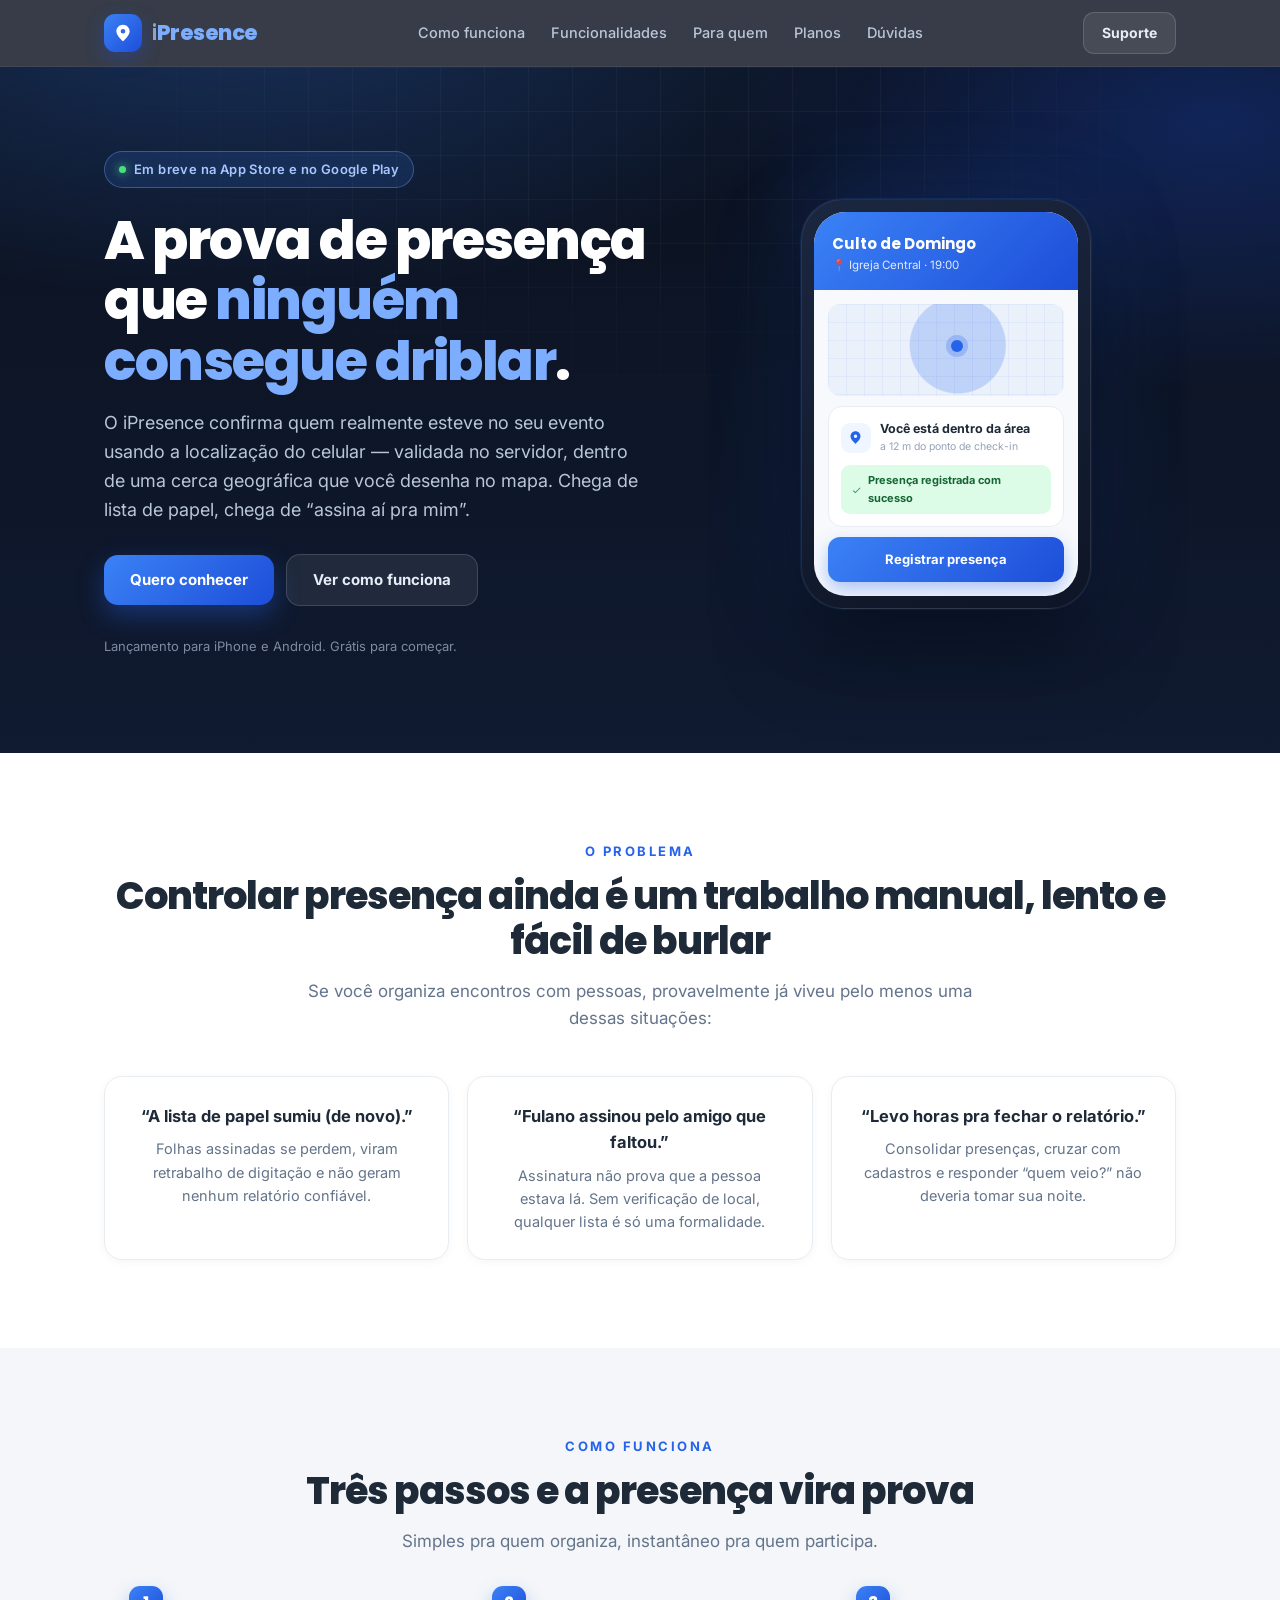
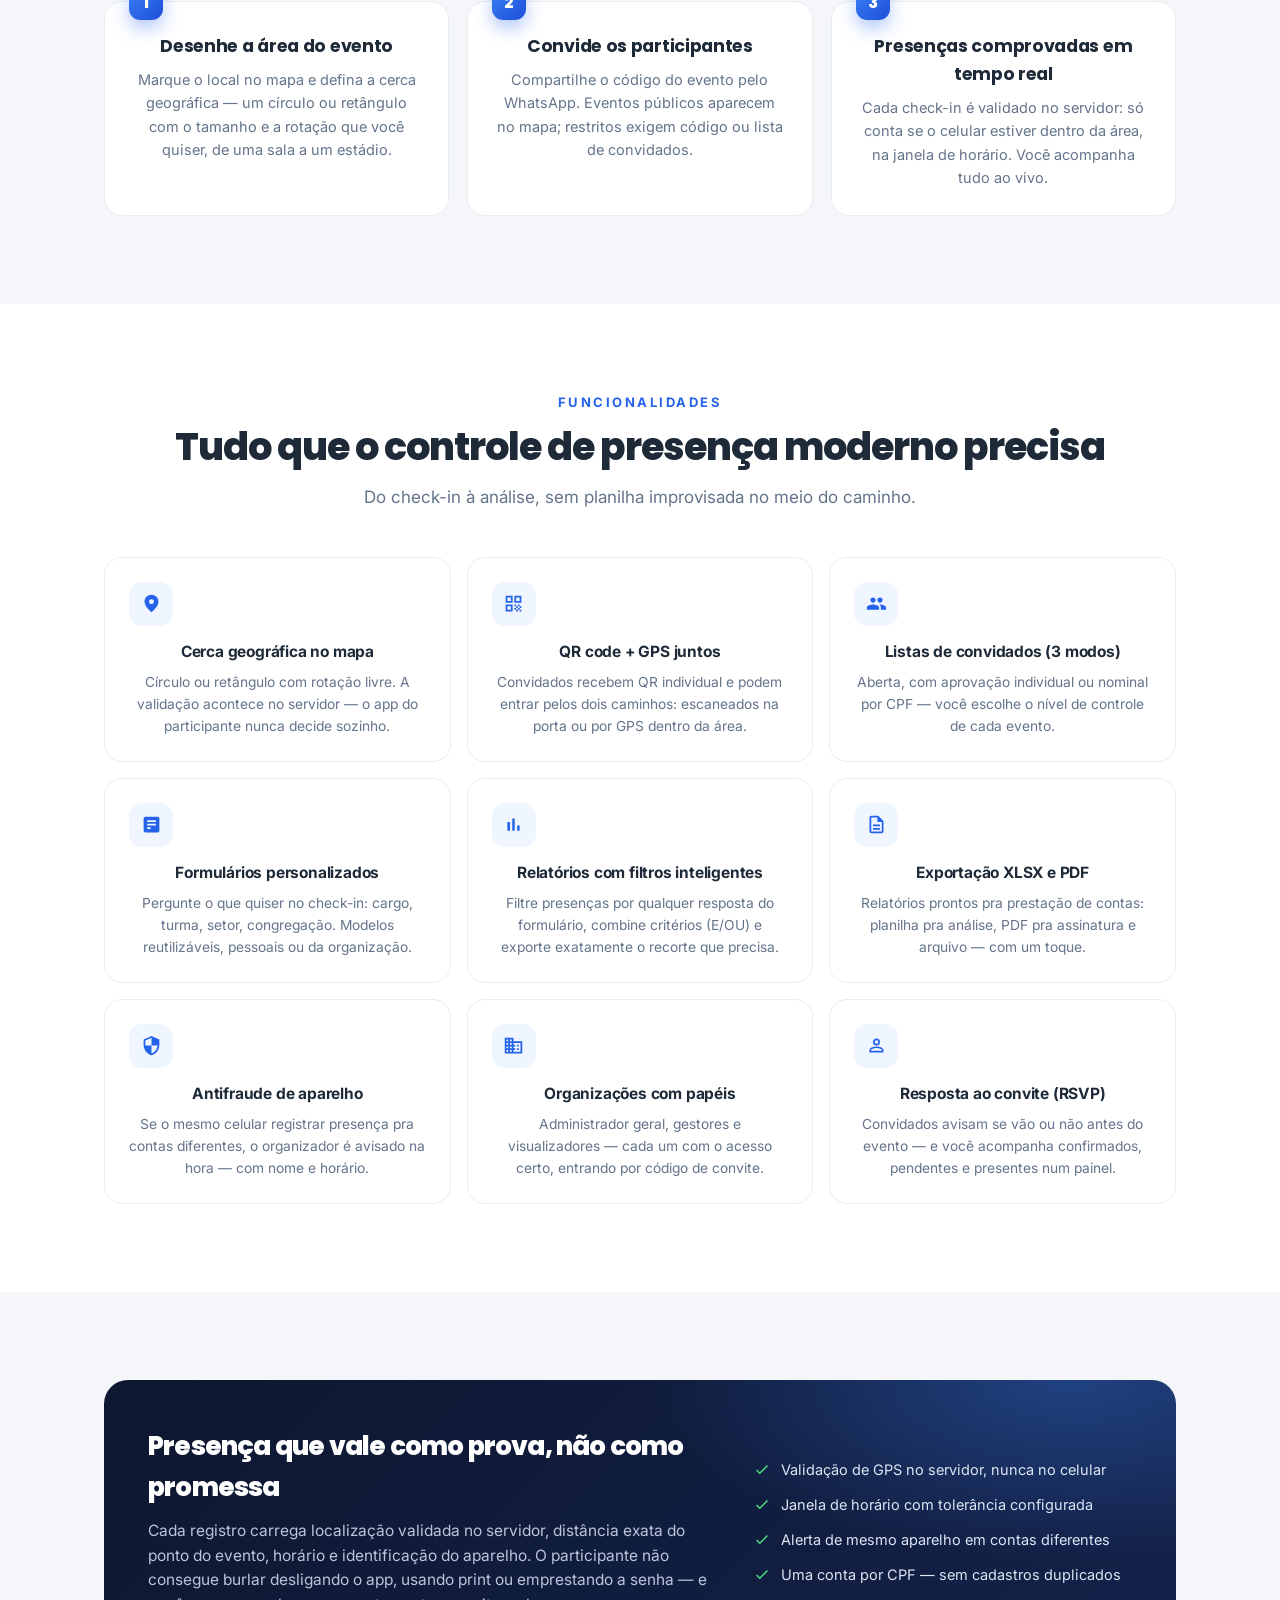
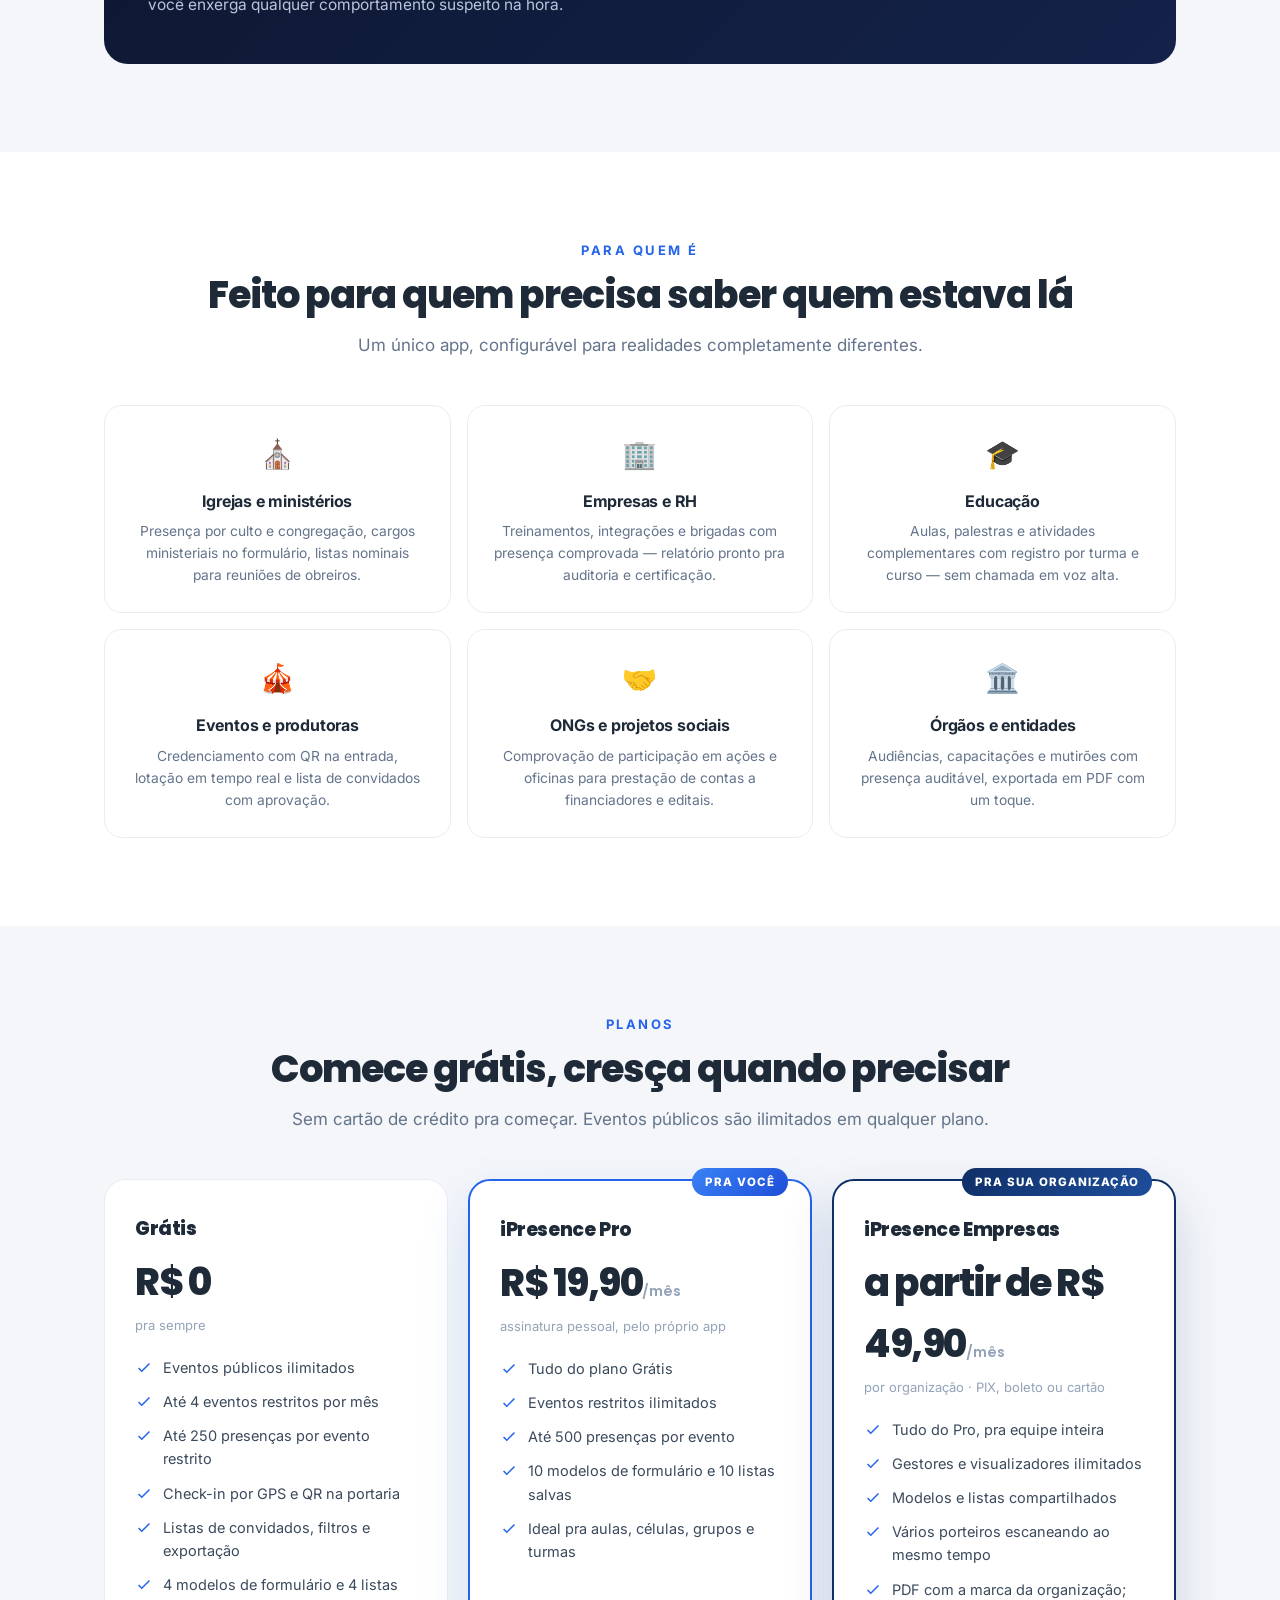
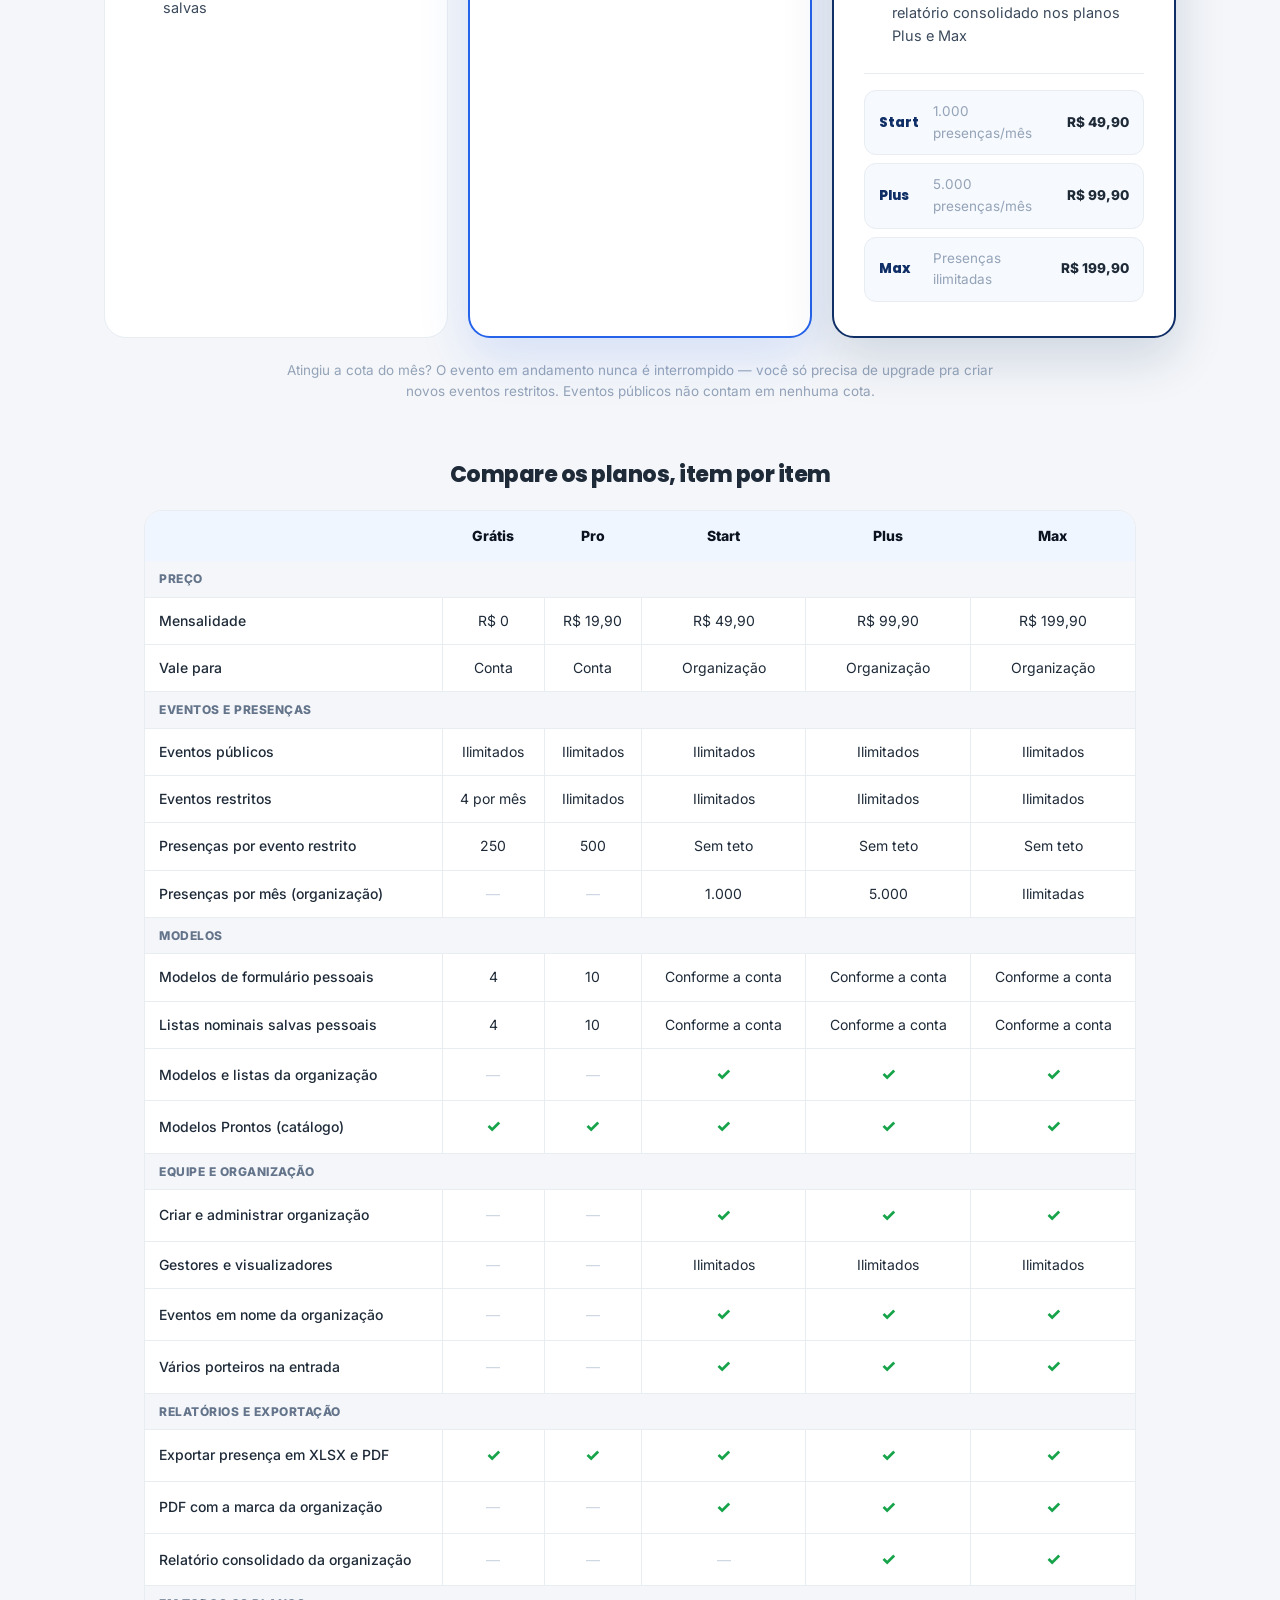
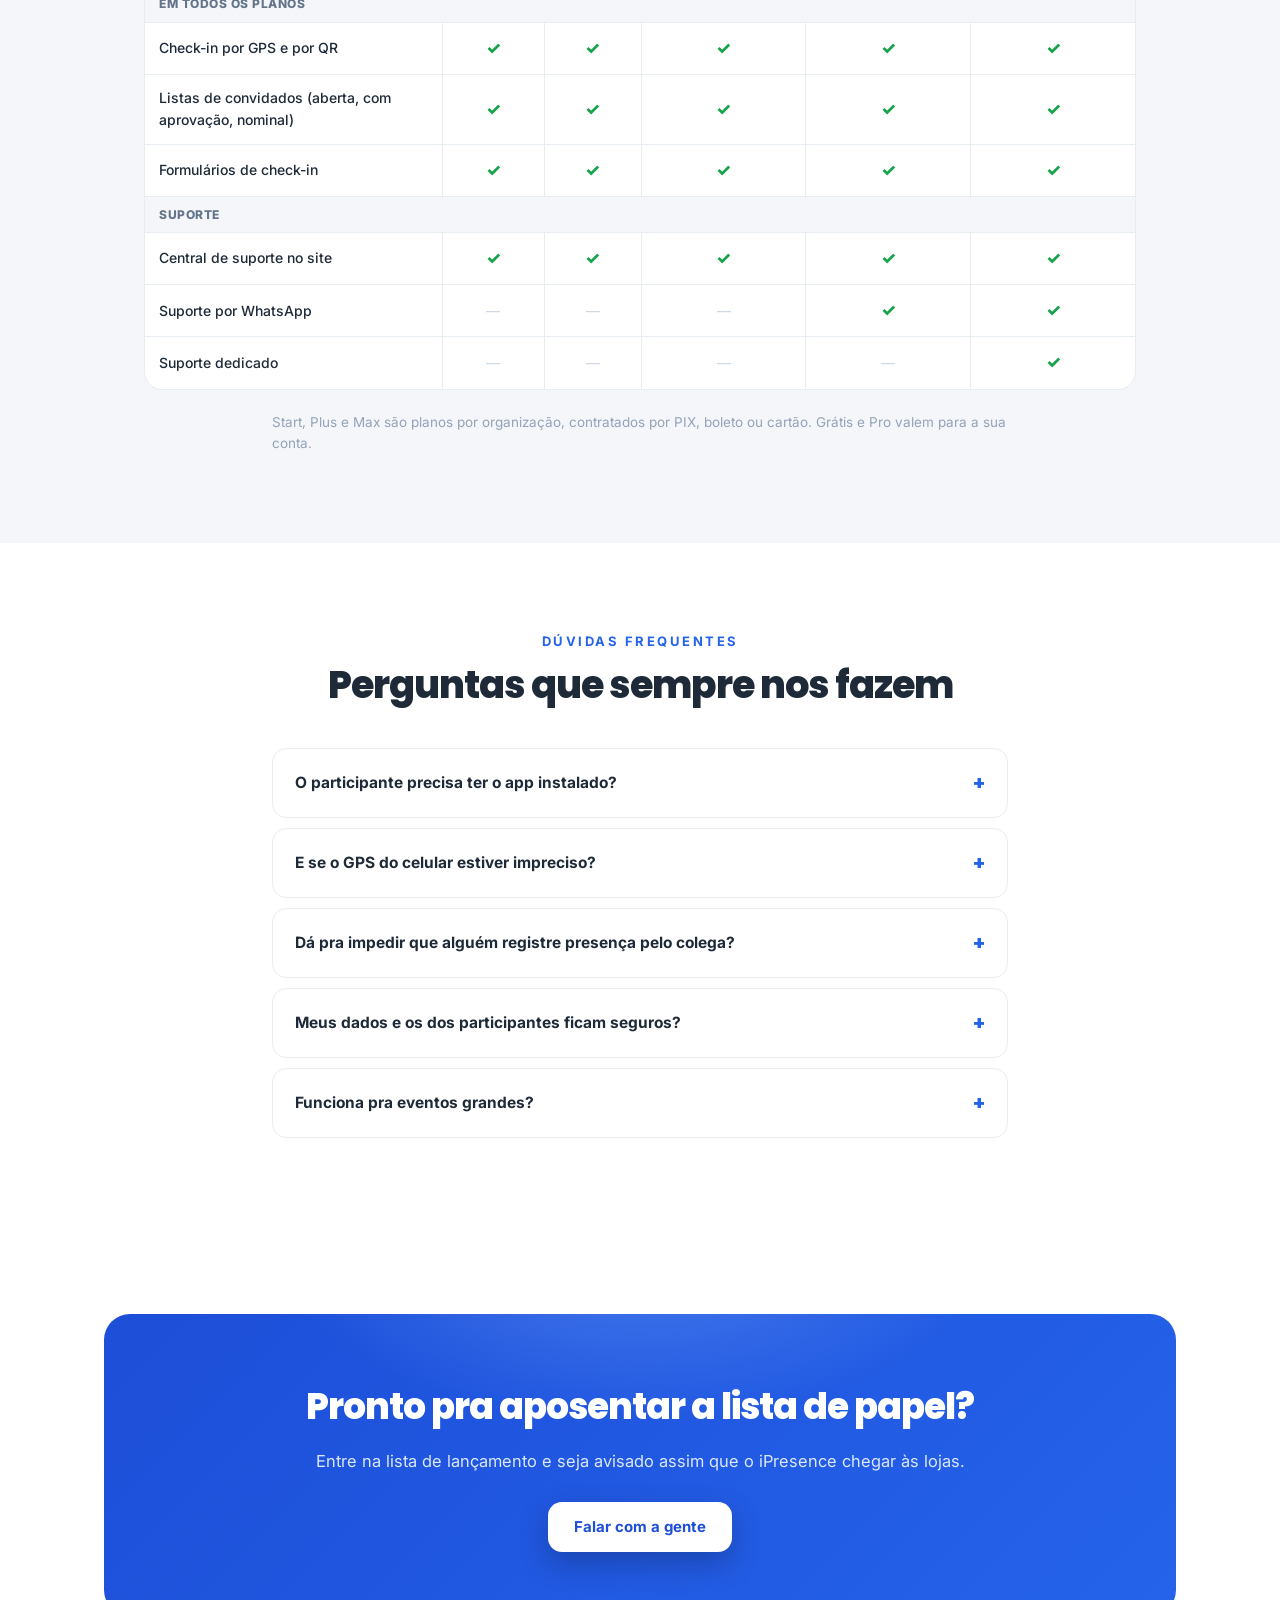
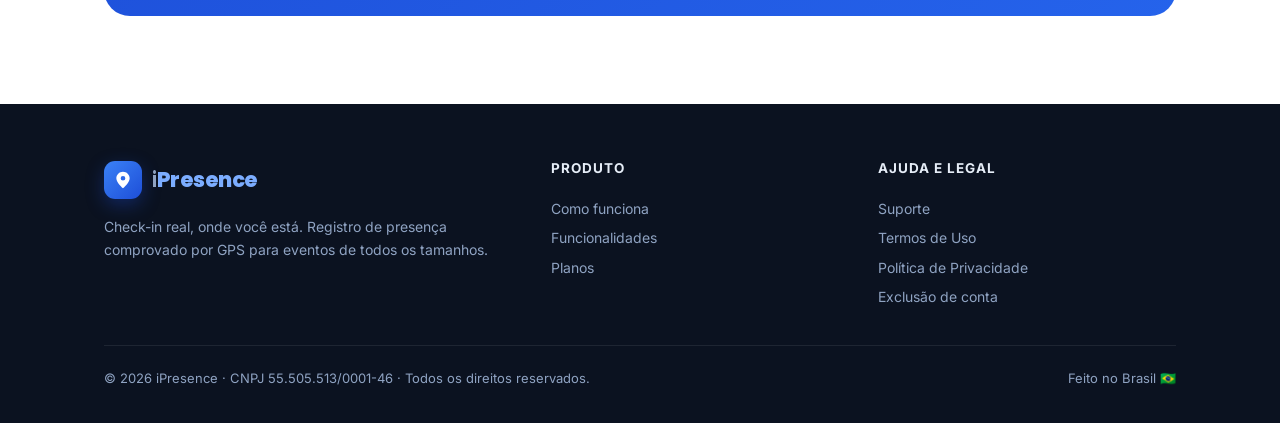
<file: index.html>
<!DOCTYPE html>
<html lang="pt-BR">
<head>
  <meta charset="UTF-8" />
  <meta name="viewport" content="width=device-width, initial-scale=1" />
  <title>iPresence — Check-in real, onde você está</title>
  <meta name="description" content="Registro de presença em eventos comprovado por GPS. Cerca geográfica, QR code, listas de convidados, formulários personalizados e relatórios — para igrejas, empresas, escolas e eventos." />
  <meta property="og:title" content="iPresence — Check-in real, onde você está" />
  <meta property="og:description" content="Presença comprovada por GPS. Sem lista de papel, sem 'assina pra mim'." />
  <meta property="og:type" content="website" />
  <meta property="og:url" content="https://www.ipresence.com.br" />
  <link rel="icon" href="data:image/svg+xml,%3Csvg xmlns='http://www.w3.org/2000/svg' viewBox='0 0 64 64'%3E%3Crect width='64' height='64' rx='18' fill='%232563eb'/%3E%3Cpath d='M32 14c-8 0-14 6-14 14 0 10 14 22 14 22s14-12 14-22c0-8-6-14-14-14zm0 19a5 5 0 110-10 5 5 0 010 10z' fill='%23fff'/%3E%3C/svg%3E" />
  <link rel="preconnect" href="https://fonts.googleapis.com" />
  <link rel="preconnect" href="https://fonts.gstatic.com" crossorigin />
  <link href="https://fonts.googleapis.com/css2?family=Poppins:wght@600;700;800&family=Inter:wght@400;500;600;700&display=swap" rel="stylesheet" />
  <link rel="stylesheet" href="styles.css" />
</head>
<body>

<header class="site on-dark">
  <div class="wrap">
    <a class="brand" href="#">
      <span class="brand-badge" aria-hidden="true">
        <svg viewBox="0 0 24 24"><path d="M12 2C7.6 2 4 5.5 4 9.9 4 15.4 12 22 12 22s8-6.6 8-12.1C20 5.5 16.4 2 12 2zm0 10.7a2.8 2.8 0 110-5.6 2.8 2.8 0 010 5.6z"/></svg>
      </span>
      <span class="brand-name"><span class="i">i</span><span class="p">Presence</span></span>
    </a>
    <nav>
      <a href="#como-funciona">Como funciona</a>
      <a href="#funcionalidades">Funcionalidades</a>
      <a href="#segmentos">Para quem</a>
      <a href="#planos">Planos</a>
      <a href="#faq">Dúvidas</a>
    </nav>
    <a class="btn btn-ghost btn-sm" href="/suporte.html">Suporte</a>
  </div>
</header>

<!-- ═══ HERO ═══ -->
<section class="hero on-dark">
  <div class="wrap">
    <div>
      <span class="eyebrow"><span class="dot"></span> Em breve na App Store e no Google Play</span>
      <h1>A prova de presença que <em>ninguém consegue driblar</em>.</h1>
      <p class="lead">
        O iPresence confirma quem realmente esteve no seu evento usando a localização
        do celular — validada no servidor, dentro de uma cerca geográfica que você desenha
        no mapa. Chega de lista de papel, chega de “assina aí pra mim”.
      </p>
      <div class="cta-row">
        <a class="btn btn-primary" href="/suporte.html">Quero conhecer</a>
        <a class="btn btn-ghost" href="#como-funciona">Ver como funciona</a>
      </div>
      <p class="store-note">Lançamento para iPhone e Android. Grátis para começar.</p>
    </div>
    <div class="phone reveal">
      <div class="phone-screen">
        <div class="ps-head">
          <div class="t">Culto de Domingo</div>
          <div class="s">📍 Igreja Central · 19:00</div>
        </div>
        <div class="ps-body">
          <div class="ps-map"></div>
          <div class="ps-card">
            <div class="ps-row">
              <span class="ps-pin"><svg viewBox="0 0 24 24"><path d="M12 2C7.6 2 4 5.5 4 9.9 4 15.4 12 22 12 22s8-6.6 8-12.1C20 5.5 16.4 2 12 2zm0 10.7a2.8 2.8 0 110-5.6 2.8 2.8 0 010 5.6z"/></svg></span>
              <div>
                <div class="ps-name">Você está dentro da área</div>
                <div class="ps-meta">a 12 m do ponto de check-in</div>
              </div>
            </div>
            <div class="ps-ok">
              <svg viewBox="0 0 24 24"><path d="M9 16.2l-3.5-3.6L4 14.1 9 19 20 8l-1.4-1.4z"/></svg>
              Presença registrada com sucesso
            </div>
          </div>
          <div class="ps-btn">Registrar presença</div>
        </div>
      </div>
    </div>
  </div>
</section>

<!-- ═══ DOR ═══ -->
<section class="light" id="dor">
  <div class="wrap center reveal">
    <div class="kicker">O problema</div>
    <h2 class="title">Controlar presença ainda é um trabalho manual, lento e fácil de burlar</h2>
    <p class="sub">Se você organiza encontros com pessoas, provavelmente já viveu pelo menos uma dessas situações:</p>
    <div class="pains">
      <div class="pain reveal">
        <div class="q">“A lista de papel sumiu (de novo).”</div>
        <p>Folhas assinadas se perdem, viram retrabalho de digitação e não geram nenhum relatório confiável.</p>
      </div>
      <div class="pain reveal">
        <div class="q">“Fulano assinou pelo amigo que faltou.”</div>
        <p>Assinatura não prova que a pessoa estava lá. Sem verificação de local, qualquer lista é só uma formalidade.</p>
      </div>
      <div class="pain reveal">
        <div class="q">“Levo horas pra fechar o relatório.”</div>
        <p>Consolidar presenças, cruzar com cadastros e responder “quem veio?” não deveria tomar sua noite.</p>
      </div>
    </div>
  </div>
</section>

<!-- ═══ COMO FUNCIONA ═══ -->
<section class="light alt" id="como-funciona">
  <div class="wrap center reveal">
    <div class="kicker">Como funciona</div>
    <h2 class="title">Três passos e a presença vira prova</h2>
    <p class="sub">Simples pra quem organiza, instantâneo pra quem participa.</p>
    <div class="steps">
      <div class="step reveal">
        <span class="n">1</span>
        <h3>Desenhe a área do evento</h3>
        <p>Marque o local no mapa e defina a cerca geográfica — um círculo ou retângulo com o tamanho e a rotação que você quiser, de uma sala a um estádio.</p>
      </div>
      <div class="step reveal">
        <span class="n">2</span>
        <h3>Convide os participantes</h3>
        <p>Compartilhe o código do evento pelo WhatsApp. Eventos públicos aparecem no mapa; restritos exigem código ou lista de convidados.</p>
      </div>
      <div class="step reveal">
        <span class="n">3</span>
        <h3>Presenças comprovadas em tempo real</h3>
        <p>Cada check-in é validado no servidor: só conta se o celular estiver dentro da área, na janela de horário. Você acompanha tudo ao vivo.</p>
      </div>
    </div>
  </div>
</section>

<!-- ═══ FUNCIONALIDADES ═══ -->
<section class="light" id="funcionalidades">
  <div class="wrap center reveal">
    <div class="kicker">Funcionalidades</div>
    <h2 class="title">Tudo que o controle de presença moderno precisa</h2>
    <p class="sub">Do check-in à análise, sem planilha improvisada no meio do caminho.</p>
    <div class="features">
      <div class="feature reveal">
        <div class="ic"><svg viewBox="0 0 24 24"><path d="M12 2C7.6 2 4 5.5 4 9.9 4 15.4 12 22 12 22s8-6.6 8-12.1C20 5.5 16.4 2 12 2zm0 10.7a2.8 2.8 0 110-5.6 2.8 2.8 0 010 5.6z"/></svg></div>
        <h3>Cerca geográfica no mapa</h3>
        <p>Círculo ou retângulo com rotação livre. A validação acontece no servidor — o app do participante nunca decide sozinho.</p>
      </div>
      <div class="feature reveal">
        <div class="ic"><svg viewBox="0 0 24 24"><path d="M3 11h8V3H3v8zm2-6h4v4H5V5zM3 21h8v-8H3v8zm2-6h4v4H5v-4zM13 3v8h8V3h-8zm6 6h-4V5h4v4zM13 13h2v2h-2zM17 17h2v2h-2zM13 17h2v2h-2zM15 15h2v2h-2zM17 13h2v2h-2zM19 15h2v2h-2zM19 19h2v2h-2zM15 19h2v2h-2z"/></svg></div>
        <h3>QR code + GPS juntos</h3>
        <p>Convidados recebem QR individual e podem entrar pelos dois caminhos: escaneados na porta ou por GPS dentro da área.</p>
      </div>
      <div class="feature reveal">
        <div class="ic"><svg viewBox="0 0 24 24"><path d="M16 11c1.7 0 3-1.3 3-3s-1.3-3-3-3-3 1.3-3 3 1.3 3 3 3zm-8 0c1.7 0 3-1.3 3-3S9.7 5 8 5 5 6.3 5 8s1.3 3 3 3zm0 2c-2.3 0-7 1.2-7 3.5V19h14v-2.5c0-2.3-4.7-3.5-7-3.5zm8 0c-.3 0-.6 0-1 .1 1.2.8 2 2 2 3.4V19h6v-2.5c0-2.3-4.7-3.5-7-3.5z"/></svg></div>
        <h3>Listas de convidados (3 modos)</h3>
        <p>Aberta, com aprovação individual ou nominal por CPF — você escolhe o nível de controle de cada evento.</p>
      </div>
      <div class="feature reveal">
        <div class="ic"><svg viewBox="0 0 24 24"><path d="M19 3H5a2 2 0 00-2 2v14a2 2 0 002 2h14a2 2 0 002-2V5a2 2 0 00-2-2zm-8 14H7v-2h4v2zm6-4H7v-2h10v2zm0-4H7V7h10v2z"/></svg></div>
        <h3>Formulários personalizados</h3>
        <p>Pergunte o que quiser no check-in: cargo, turma, setor, congregação. Modelos reutilizáveis, pessoais ou da organização.</p>
      </div>
      <div class="feature reveal">
        <div class="ic"><svg viewBox="0 0 24 24"><path d="M5 9.2h3V19H5V9.2zM10.6 5h2.8v14h-2.8V5zm5.6 8H19v6h-2.8v-6z"/></svg></div>
        <h3>Relatórios com filtros inteligentes</h3>
        <p>Filtre presenças por qualquer resposta do formulário, combine critérios (E/OU) e exporte exatamente o recorte que precisa.</p>
      </div>
      <div class="feature reveal">
        <div class="ic"><svg viewBox="0 0 24 24"><path d="M14 2H6a2 2 0 00-2 2v16a2 2 0 002 2h12a2 2 0 002-2V8l-6-6zm4 18H6V4h7v5h5v11zM8 12h8v2H8v-2zm0 4h8v2H8v-2z"/></svg></div>
        <h3>Exportação XLSX e PDF</h3>
        <p>Relatórios prontos pra prestação de contas: planilha pra análise, PDF pra assinatura e arquivo — com um toque.</p>
      </div>
      <div class="feature reveal">
        <div class="ic"><svg viewBox="0 0 24 24"><path d="M12 1L3 5v6c0 5.6 3.8 10.7 9 12 5.2-1.3 9-6.4 9-12V5l-9-4zm0 10.9h7c-.5 4.1-3.3 7.9-7 9V12H5V6.3l7-3.1v8.7z"/></svg></div>
        <h3>Antifraude de aparelho</h3>
        <p>Se o mesmo celular registrar presença pra contas diferentes, o organizador é avisado na hora — com nome e horário.</p>
      </div>
      <div class="feature reveal">
        <div class="ic"><svg viewBox="0 0 24 24"><path d="M12 7V3H2v18h20V7H12zM6 19H4v-2h2v2zm0-4H4v-2h2v2zm0-4H4V9h2v2zm0-4H4V5h2v2zm4 12H8v-2h2v2zm0-4H8v-2h2v2zm0-4H8V9h2v2zm0-4H8V5h2v2zm10 12h-8v-2h2v-2h-2v-2h2v-2h-2V9h8v10zm-2-8h-2v2h2v-2zm0 4h-2v2h2v-2z"/></svg></div>
        <h3>Organizações com papéis</h3>
        <p>Administrador geral, gestores e visualizadores — cada um com o acesso certo, entrando por código de convite.</p>
      </div>
      <div class="feature reveal">
        <div class="ic"><svg viewBox="0 0 24 24"><path d="M12 5.9a2.1 2.1 0 110 4.2 2.1 2.1 0 010-4.2m0 9c3 0 6.1 1.5 6.1 2.1v1.1H5.9V17c0-.6 3.1-2.1 6.1-2.1M12 4a4 4 0 100 8 4 4 0 000-8zm0 9c-2.7 0-8 1.3-8 4v3h16v-3c0-2.7-5.3-4-8-4z"/></svg></div>
        <h3>Resposta ao convite (RSVP)</h3>
        <p>Convidados avisam se vão ou não antes do evento — e você acompanha confirmados, pendentes e presentes num painel.</p>
      </div>
    </div>
  </div>
</section>

<!-- ═══ ANTIFRAUDE BAND ═══ -->
<section class="light alt">
  <div class="wrap reveal">
    <div class="band">
      <div>
        <h3>Presença que vale como prova, não como promessa</h3>
        <p>
          Cada registro carrega localização validada no servidor, distância exata do ponto
          do evento, horário e identificação do aparelho. O participante não consegue burlar
          desligando o app, usando print ou emprestando a senha — e você enxerga qualquer
          comportamento suspeito na hora.
        </p>
      </div>
      <ul>
        <li><svg viewBox="0 0 24 24"><path d="M9 16.2l-3.5-3.6L4 14.1 9 19 20 8l-1.4-1.4z"/></svg> Validação de GPS no servidor, nunca no celular</li>
        <li><svg viewBox="0 0 24 24"><path d="M9 16.2l-3.5-3.6L4 14.1 9 19 20 8l-1.4-1.4z"/></svg> Janela de horário com tolerância configurada</li>
        <li><svg viewBox="0 0 24 24"><path d="M9 16.2l-3.5-3.6L4 14.1 9 19 20 8l-1.4-1.4z"/></svg> Alerta de mesmo aparelho em contas diferentes</li>
        <li><svg viewBox="0 0 24 24"><path d="M9 16.2l-3.5-3.6L4 14.1 9 19 20 8l-1.4-1.4z"/></svg> Uma conta por CPF — sem cadastros duplicados</li>
      </ul>
    </div>
  </div>
</section>

<!-- ═══ SEGMENTOS ═══ -->
<section class="light" id="segmentos">
  <div class="wrap center reveal">
    <div class="kicker">Para quem é</div>
    <h2 class="title">Feito para quem precisa saber quem estava lá</h2>
    <p class="sub">Um único app, configurável para realidades completamente diferentes.</p>
    <div class="segments">
      <div class="segment reveal">
        <div class="emoji">⛪</div>
        <h3>Igrejas e ministérios</h3>
        <p>Presença por culto e congregação, cargos ministeriais no formulário, listas nominais para reuniões de obreiros.</p>
      </div>
      <div class="segment reveal">
        <div class="emoji">🏢</div>
        <h3>Empresas e RH</h3>
        <p>Treinamentos, integrações e brigadas com presença comprovada — relatório pronto pra auditoria e certificação.</p>
      </div>
      <div class="segment reveal">
        <div class="emoji">🎓</div>
        <h3>Educação</h3>
        <p>Aulas, palestras e atividades complementares com registro por turma e curso — sem chamada em voz alta.</p>
      </div>
      <div class="segment reveal">
        <div class="emoji">🎪</div>
        <h3>Eventos e produtoras</h3>
        <p>Credenciamento com QR na entrada, lotação em tempo real e lista de convidados com aprovação.</p>
      </div>
      <div class="segment reveal">
        <div class="emoji">🤝</div>
        <h3>ONGs e projetos sociais</h3>
        <p>Comprovação de participação em ações e oficinas para prestação de contas a financiadores e editais.</p>
      </div>
      <div class="segment reveal">
        <div class="emoji">🏛️</div>
        <h3>Órgãos e entidades</h3>
        <p>Audiências, capacitações e mutirões com presença auditável, exportada em PDF com um toque.</p>
      </div>
    </div>
  </div>
</section>

<!-- ═══ PLANOS ═══ -->
<section class="light alt" id="planos">
  <div class="wrap center reveal">
    <div class="kicker">Planos</div>
    <h2 class="title">Comece grátis, cresça quando precisar</h2>
    <p class="sub">Sem cartão de crédito pra começar. Eventos públicos são ilimitados em qualquer plano.</p>
    <div class="plans">
      <div class="plan reveal">
        <h3>Grátis</h3>
        <div class="price">R$ 0</div>
        <div class="per">pra sempre</div>
        <ul>
          <li><svg viewBox="0 0 24 24"><path d="M9 16.2l-3.5-3.6L4 14.1 9 19 20 8l-1.4-1.4z"/></svg> Eventos públicos ilimitados</li>
          <li><svg viewBox="0 0 24 24"><path d="M9 16.2l-3.5-3.6L4 14.1 9 19 20 8l-1.4-1.4z"/></svg> Até 4 eventos restritos por mês</li>
          <li><svg viewBox="0 0 24 24"><path d="M9 16.2l-3.5-3.6L4 14.1 9 19 20 8l-1.4-1.4z"/></svg> Até 250 presenças por evento restrito</li>
          <li><svg viewBox="0 0 24 24"><path d="M9 16.2l-3.5-3.6L4 14.1 9 19 20 8l-1.4-1.4z"/></svg> Check-in por GPS e QR na portaria</li>
          <li><svg viewBox="0 0 24 24"><path d="M9 16.2l-3.5-3.6L4 14.1 9 19 20 8l-1.4-1.4z"/></svg> Listas de convidados, filtros e exportação</li>
          <li><svg viewBox="0 0 24 24"><path d="M9 16.2l-3.5-3.6L4 14.1 9 19 20 8l-1.4-1.4z"/></svg> 4 modelos de formulário e 4 listas salvas</li>
        </ul>
      </div>
      <div class="plan pro reveal">
        <span class="tag">PRA VOCÊ</span>
        <h3>iPresence Pro</h3>
        <div class="price">R$ 19,90<small>/mês</small></div>
        <div class="per">assinatura pessoal, pelo próprio app</div>
        <ul>
          <li><svg viewBox="0 0 24 24"><path d="M9 16.2l-3.5-3.6L4 14.1 9 19 20 8l-1.4-1.4z"/></svg> Tudo do plano Grátis</li>
          <li><svg viewBox="0 0 24 24"><path d="M9 16.2l-3.5-3.6L4 14.1 9 19 20 8l-1.4-1.4z"/></svg> Eventos restritos ilimitados</li>
          <li><svg viewBox="0 0 24 24"><path d="M9 16.2l-3.5-3.6L4 14.1 9 19 20 8l-1.4-1.4z"/></svg> Até 500 presenças por evento</li>
          <li><svg viewBox="0 0 24 24"><path d="M9 16.2l-3.5-3.6L4 14.1 9 19 20 8l-1.4-1.4z"/></svg> 10 modelos de formulário e 10 listas salvas</li>
          <li><svg viewBox="0 0 24 24"><path d="M9 16.2l-3.5-3.6L4 14.1 9 19 20 8l-1.4-1.4z"/></svg> Ideal pra aulas, células, grupos e turmas</li>
        </ul>
      </div>
      <div class="plan biz reveal">
        <span class="tag">PRA SUA ORGANIZAÇÃO</span>
        <h3>iPresence Empresas</h3>
        <div class="price">a partir de R$ 49,90<small>/mês</small></div>
        <div class="per">por organização · PIX, boleto ou cartão</div>
        <ul>
          <li><svg viewBox="0 0 24 24"><path d="M9 16.2l-3.5-3.6L4 14.1 9 19 20 8l-1.4-1.4z"/></svg> Tudo do Pro, pra equipe inteira</li>
          <li><svg viewBox="0 0 24 24"><path d="M9 16.2l-3.5-3.6L4 14.1 9 19 20 8l-1.4-1.4z"/></svg> Gestores e visualizadores ilimitados</li>
          <li><svg viewBox="0 0 24 24"><path d="M9 16.2l-3.5-3.6L4 14.1 9 19 20 8l-1.4-1.4z"/></svg> Modelos e listas compartilhados</li>
          <li><svg viewBox="0 0 24 24"><path d="M9 16.2l-3.5-3.6L4 14.1 9 19 20 8l-1.4-1.4z"/></svg> Vários porteiros escaneando ao mesmo tempo</li>
          <li><svg viewBox="0 0 24 24"><path d="M9 16.2l-3.5-3.6L4 14.1 9 19 20 8l-1.4-1.4z"/></svg> PDF com a marca da organização; relatório consolidado nos planos Plus e Max</li>
        </ul>
        <div class="tiers">
          <div class="tier"><span>Start</span><em>1.000 presenças/mês</em><strong>R$ 49,90</strong></div>
          <div class="tier"><span>Plus</span><em>5.000 presenças/mês</em><strong>R$ 99,90</strong></div>
          <div class="tier"><span>Max</span><em>Presenças ilimitadas</em><strong>R$ 199,90</strong></div>
        </div>
      </div>
    </div>
    <p class="plans-note">Atingiu a cota do mês? O evento em andamento nunca é interrompido — você só precisa de upgrade pra criar novos eventos restritos. Eventos públicos não contam em nenhuma cota.</p>

    <div class="compare reveal">
      <h3>Compare os planos, item por item</h3>
      <div class="compare-scroll">
        <table>
          <thead><tr><th></th><th>Grátis</th><th>Pro</th><th>Start</th><th>Plus</th><th>Max</th></tr></thead>
          <tbody>
          <tr class="grp"><th colspan="6">Preço</th></tr>
          <tr><th scope="row">Mensalidade</th><td>R$ 0</td><td>R$ 19,90</td><td>R$ 49,90</td><td>R$ 99,90</td><td>R$ 199,90</td></tr>
          <tr><th scope="row">Vale para</th><td>Conta</td><td>Conta</td><td>Organização</td><td>Organização</td><td>Organização</td></tr>
          <tr class="grp"><th colspan="6">Eventos e presenças</th></tr>
          <tr><th scope="row">Eventos públicos</th><td>Ilimitados</td><td>Ilimitados</td><td>Ilimitados</td><td>Ilimitados</td><td>Ilimitados</td></tr>
          <tr><th scope="row">Eventos restritos</th><td>4 por mês</td><td>Ilimitados</td><td>Ilimitados</td><td>Ilimitados</td><td>Ilimitados</td></tr>
          <tr><th scope="row">Presenças por evento restrito</th><td>250</td><td>500</td><td>Sem teto</td><td>Sem teto</td><td>Sem teto</td></tr>
          <tr><th scope="row">Presenças por mês (organização)</th><td class="no">—</td><td class="no">—</td><td>1.000</td><td>5.000</td><td>Ilimitadas</td></tr>
          <tr class="grp"><th colspan="6">Modelos</th></tr>
          <tr><th scope="row">Modelos de formulário pessoais</th><td>4</td><td>10</td><td>Conforme a conta</td><td>Conforme a conta</td><td>Conforme a conta</td></tr>
          <tr><th scope="row">Listas nominais salvas pessoais</th><td>4</td><td>10</td><td>Conforme a conta</td><td>Conforme a conta</td><td>Conforme a conta</td></tr>
          <tr><th scope="row">Modelos e listas da organização</th><td class="no">—</td><td class="no">—</td><td class="yes">✓</td><td class="yes">✓</td><td class="yes">✓</td></tr>
          <tr><th scope="row">Modelos Prontos (catálogo)</th><td class="yes">✓</td><td class="yes">✓</td><td class="yes">✓</td><td class="yes">✓</td><td class="yes">✓</td></tr>
          <tr class="grp"><th colspan="6">Equipe e organização</th></tr>
          <tr><th scope="row">Criar e administrar organização</th><td class="no">—</td><td class="no">—</td><td class="yes">✓</td><td class="yes">✓</td><td class="yes">✓</td></tr>
          <tr><th scope="row">Gestores e visualizadores</th><td class="no">—</td><td class="no">—</td><td>Ilimitados</td><td>Ilimitados</td><td>Ilimitados</td></tr>
          <tr><th scope="row">Eventos em nome da organização</th><td class="no">—</td><td class="no">—</td><td class="yes">✓</td><td class="yes">✓</td><td class="yes">✓</td></tr>
          <tr><th scope="row">Vários porteiros na entrada</th><td class="no">—</td><td class="no">—</td><td class="yes">✓</td><td class="yes">✓</td><td class="yes">✓</td></tr>
          <tr class="grp"><th colspan="6">Relatórios e exportação</th></tr>
          <tr><th scope="row">Exportar presença em XLSX e PDF</th><td class="yes">✓</td><td class="yes">✓</td><td class="yes">✓</td><td class="yes">✓</td><td class="yes">✓</td></tr>
          <tr><th scope="row">PDF com a marca da organização</th><td class="no">—</td><td class="no">—</td><td class="yes">✓</td><td class="yes">✓</td><td class="yes">✓</td></tr>
          <tr><th scope="row">Relatório consolidado da organização</th><td class="no">—</td><td class="no">—</td><td class="no">—</td><td class="yes">✓</td><td class="yes">✓</td></tr>
          <tr class="grp"><th colspan="6">Em todos os planos</th></tr>
          <tr><th scope="row">Check-in por GPS e por QR</th><td class="yes">✓</td><td class="yes">✓</td><td class="yes">✓</td><td class="yes">✓</td><td class="yes">✓</td></tr>
          <tr><th scope="row">Listas de convidados (aberta, com aprovação, nominal)</th><td class="yes">✓</td><td class="yes">✓</td><td class="yes">✓</td><td class="yes">✓</td><td class="yes">✓</td></tr>
          <tr><th scope="row">Formulários de check-in</th><td class="yes">✓</td><td class="yes">✓</td><td class="yes">✓</td><td class="yes">✓</td><td class="yes">✓</td></tr>
          <tr class="grp"><th colspan="6">Suporte</th></tr>
          <tr><th scope="row">Central de suporte no site</th><td class="yes">✓</td><td class="yes">✓</td><td class="yes">✓</td><td class="yes">✓</td><td class="yes">✓</td></tr>
          <tr><th scope="row">Suporte por WhatsApp</th><td class="no">—</td><td class="no">—</td><td class="no">—</td><td class="yes">✓</td><td class="yes">✓</td></tr>
          <tr><th scope="row">Suporte dedicado</th><td class="no">—</td><td class="no">—</td><td class="no">—</td><td class="no">—</td><td class="yes">✓</td></tr>
          </tbody>
        </table>
      </div>
      <p class="plans-note">Start, Plus e Max são planos por organização, contratados por PIX, boleto ou cartão. Grátis e Pro valem para a sua conta.</p>
    </div>

  </div>
</section>

<!-- ═══ FAQ ═══ -->
<section class="light" id="faq">
  <div class="wrap center reveal">
    <div class="kicker">Dúvidas frequentes</div>
    <h2 class="title">Perguntas que sempre nos fazem</h2>
    <div class="faq">
      <details class="reveal">
        <summary>O participante precisa ter o app instalado?</summary>
        <p>Sim — é o app que comprova a localização com segurança. O cadastro é gratuito, leva menos de um minuto e vale pra qualquer evento que a pessoa participar depois.</p>
      </details>
      <details class="reveal">
        <summary>E se o GPS do celular estiver impreciso?</summary>
        <p>Você controla o tamanho da cerca do evento — dá pra acomodar a imprecisão típica do GPS. A distância exata de cada registro fica salva no relatório, com transparência total.</p>
      </details>
      <details class="reveal">
        <summary>Dá pra impedir que alguém registre presença pelo colega?</summary>
        <p>Cada conta é única por CPF, e o iPresence detecta quando o mesmo aparelho registra presença pra contas diferentes no mesmo evento — o organizador é alertado com nome e horário.</p>
      </details>
      <details class="reveal">
        <summary>Meus dados e os dos participantes ficam seguros?</summary>
        <p>Sim. A localização só é registrada no momento do check-in (nunca rastreamos em segundo plano), os dados trafegam criptografados e seguimos a LGPD. Veja a <a href="/privacidade.html">Política de Privacidade</a>.</p>
      </details>
      <details class="reveal">
        <summary>Funciona pra eventos grandes?</summary>
        <p>Sim — cercas de até vários quilômetros, credenciamento por QR na entrada, lotação em tempo real e relatórios que aguentam milhares de registros.</p>
      </details>
    </div>
  </div>
</section>

<!-- ═══ CTA FINAL ═══ -->
<section class="light">
  <div class="wrap reveal">
    <div class="cta-final">
      <h2>Pronto pra aposentar a lista de papel?</h2>
      <p>Entre na lista de lançamento e seja avisado assim que o iPresence chegar às lojas.</p>
      <a class="btn btn-primary" href="/suporte.html">Falar com a gente</a>
    </div>
  </div>
</section>

<footer class="site on-dark">
  <div class="wrap">
    <div class="cols">
      <div>
        <a class="brand" href="#">
          <span class="brand-badge" aria-hidden="true">
            <svg viewBox="0 0 24 24"><path d="M12 2C7.6 2 4 5.5 4 9.9 4 15.4 12 22 12 22s8-6.6 8-12.1C20 5.5 16.4 2 12 2zm0 10.7a2.8 2.8 0 110-5.6 2.8 2.8 0 010 5.6z"/></svg>
          </span>
          <span class="brand-name"><span class="i">i</span><span class="p">Presence</span></span>
        </a>
        <p style="margin-top:14px;font-size:14px;max-width:26rem;">
          Check-in real, onde você está. Registro de presença comprovado por GPS
          para eventos de todos os tamanhos.
        </p>
      </div>
      <div>
        <h4>Produto</h4>
        <ul>
          <li><a href="#como-funciona">Como funciona</a></li>
          <li><a href="#funcionalidades">Funcionalidades</a></li>
          <li><a href="#planos">Planos</a></li>
        </ul>
      </div>
      <div>
        <h4>Ajuda e legal</h4>
        <ul>
          <li><a href="/suporte.html">Suporte</a></li>
          <li><a href="/termos.html">Termos de Uso</a></li>
          <li><a href="/privacidade.html">Política de Privacidade</a></li>
          <li><a href="/exclusao-de-conta.html">Exclusão de conta</a></li>
        </ul>
      </div>
    </div>
    <div class="foot-note">
      <span>© 2026 iPresence · CNPJ 55.505.513/0001-46 · Todos os direitos reservados.</span>
      <span>Feito no Brasil 🇧🇷</span>
    </div>
  </div>
</footer>

<script>
  // revela as seções conforme entram na tela
  const io = new IntersectionObserver(
    (entries) => entries.forEach((e) => e.isIntersecting && e.target.classList.add("in")),
    { threshold: 0.12 }
  );
  document.querySelectorAll(".reveal").forEach((el) => io.observe(el));
</script>
</body>
</html>
</file>
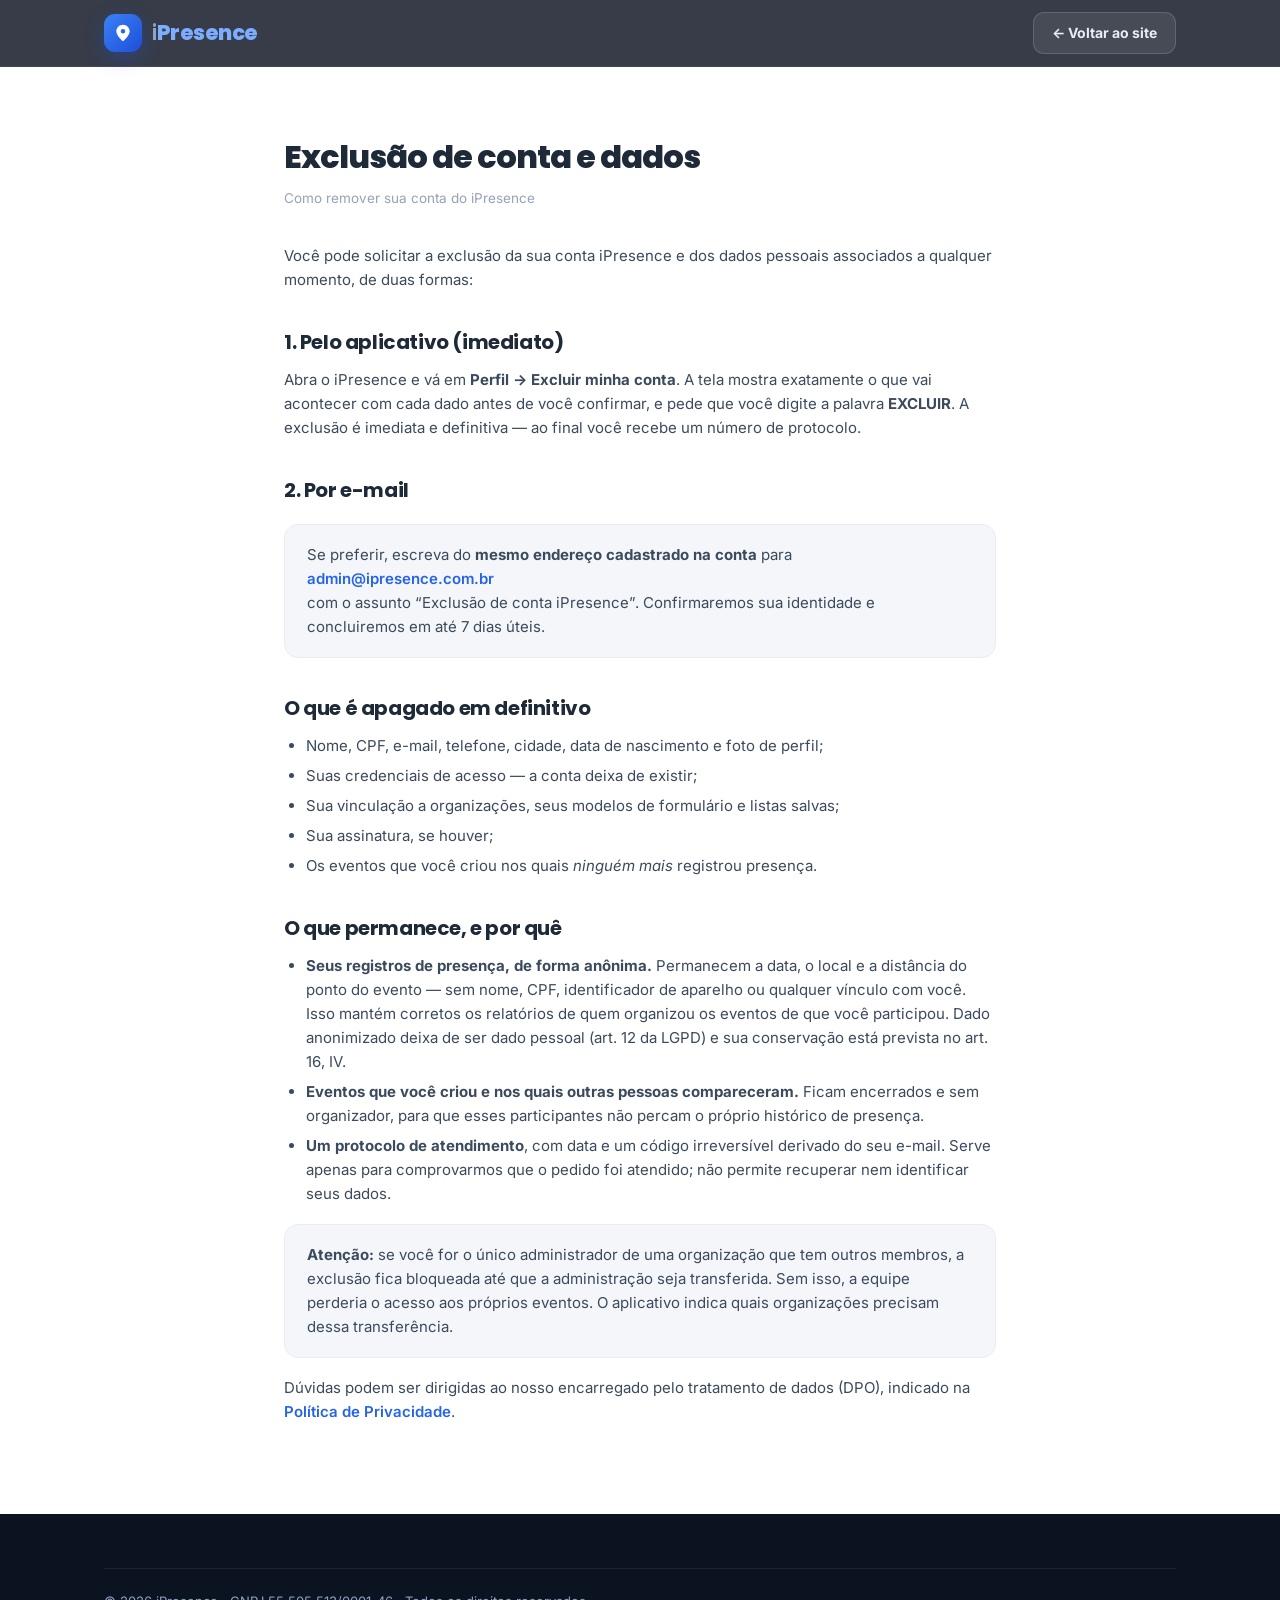
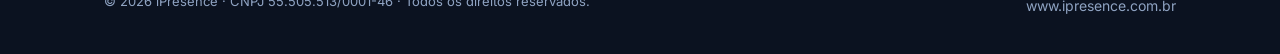
<file: exclusao-de-conta.html>
<!DOCTYPE html>
<html lang="pt-BR">
<head>
  <meta charset="UTF-8" />
  <meta name="viewport" content="width=device-width, initial-scale=1" />
  <title>Exclusão de conta — iPresence</title>
  <link rel="icon" href="data:image/svg+xml,%3Csvg xmlns='http://www.w3.org/2000/svg' viewBox='0 0 64 64'%3E%3Crect width='64' height='64' rx='18' fill='%232563eb'/%3E%3Cpath d='M32 14c-8 0-14 6-14 14 0 10 14 22 14 22s14-12 14-22c0-8-6-14-14-14zm0 19a5 5 0 110-10 5 5 0 010 10z' fill='%23fff'/%3E%3C/svg%3E" />
  <link rel="preconnect" href="https://fonts.googleapis.com" />
  <link rel="preconnect" href="https://fonts.gstatic.com" crossorigin />
  <link href="https://fonts.googleapis.com/css2?family=Poppins:wght@600;700;800&family=Inter:wght@400;500;600;700&display=swap" rel="stylesheet" />
  <link rel="stylesheet" href="styles.css" />
</head>
<body>

<header class="site on-dark">
  <div class="wrap">
    <a class="brand" href="/">
      <span class="brand-badge" aria-hidden="true">
        <svg viewBox="0 0 24 24"><path d="M12 2C7.6 2 4 5.5 4 9.9 4 15.4 12 22 12 22s8-6.6 8-12.1C20 5.5 16.4 2 12 2zm0 10.7a2.8 2.8 0 110-5.6 2.8 2.8 0 010 5.6z"/></svg>
      </span>
      <span class="brand-name"><span class="i">i</span><span class="p">Presence</span></span>
    </a>
    <a class="btn btn-ghost btn-sm" href="/">← Voltar ao site</a>
  </div>
</header>

<main class="doc">
  <h1>Exclusão de conta e dados</h1>
  <p class="updated">Como remover sua conta do iPresence</p>

  <p>
    Você pode solicitar a exclusão da sua conta iPresence e dos dados pessoais
    associados a qualquer momento, de duas formas:
  </p>

  <h2>1. Pelo aplicativo (imediato)</h2>
  <p>
    Abra o iPresence e vá em <strong>Perfil → Excluir minha conta</strong>. A tela mostra
    exatamente o que vai acontecer com cada dado antes de você confirmar, e pede que você
    digite a palavra <strong>EXCLUIR</strong>. A exclusão é imediata e definitiva — ao
    final você recebe um número de protocolo.
  </p>

  <h2>2. Por e-mail</h2>
  <div class="box">
    <p>
      Se preferir, escreva do <strong>mesmo endereço cadastrado na conta</strong> para<br />
      <a href="mailto:admin@ipresence.com.br?subject=Exclus%C3%A3o%20de%20conta%20iPresence">admin@ipresence.com.br</a><br />
      com o assunto “Exclusão de conta iPresence”. Confirmaremos sua identidade e
      concluiremos em até 7 dias úteis.
    </p>
  </div>

  <h2>O que é apagado em definitivo</h2>
  <ul>
    <li>Nome, CPF, e-mail, telefone, cidade, data de nascimento e foto de perfil;</li>
    <li>Suas credenciais de acesso — a conta deixa de existir;</li>
    <li>Sua vinculação a organizações, seus modelos de formulário e listas salvas;</li>
    <li>Sua assinatura, se houver;</li>
    <li>Os eventos que você criou nos quais <em>ninguém mais</em> registrou presença.</li>
  </ul>

  <h2>O que permanece, e por quê</h2>
  <ul>
    <li>
      <strong>Seus registros de presença, de forma anônima.</strong> Permanecem a data, o
      local e a distância do ponto do evento — sem nome, CPF, identificador de aparelho ou
      qualquer vínculo com você. Isso mantém corretos os relatórios de quem organizou os
      eventos de que você participou. Dado anonimizado deixa de ser dado pessoal
      (art. 12 da LGPD) e sua conservação está prevista no art. 16, IV.
    </li>
    <li>
      <strong>Eventos que você criou e nos quais outras pessoas compareceram.</strong>
      Ficam encerrados e sem organizador, para que esses participantes não percam o
      próprio histórico de presença.
    </li>
    <li>
      <strong>Um protocolo de atendimento</strong>, com data e um código irreversível
      derivado do seu e-mail. Serve apenas para comprovarmos que o pedido foi atendido;
      não permite recuperar nem identificar seus dados.
    </li>
  </ul>

  <div class="box">
    <p>
      <strong>Atenção:</strong> se você for o único administrador de uma organização que
      tem outros membros, a exclusão fica bloqueada até que a administração seja
      transferida. Sem isso, a equipe perderia o acesso aos próprios eventos. O aplicativo
      indica quais organizações precisam dessa transferência.
    </p>
  </div>

  <p>
    Dúvidas podem ser dirigidas ao nosso encarregado pelo tratamento de dados (DPO),
    indicado na <a href="/privacidade.html">Política de Privacidade</a>.
  </p>
</main>

<footer class="site on-dark">
  <div class="wrap">
    <div class="foot-note">
      <span>© 2026 iPresence · CNPJ 55.505.513/0001-46 · Todos os direitos reservados.</span>
      <span><a href="/">www.ipresence.com.br</a></span>
    </div>
  </div>
</footer>

</body>
</html>
</file>
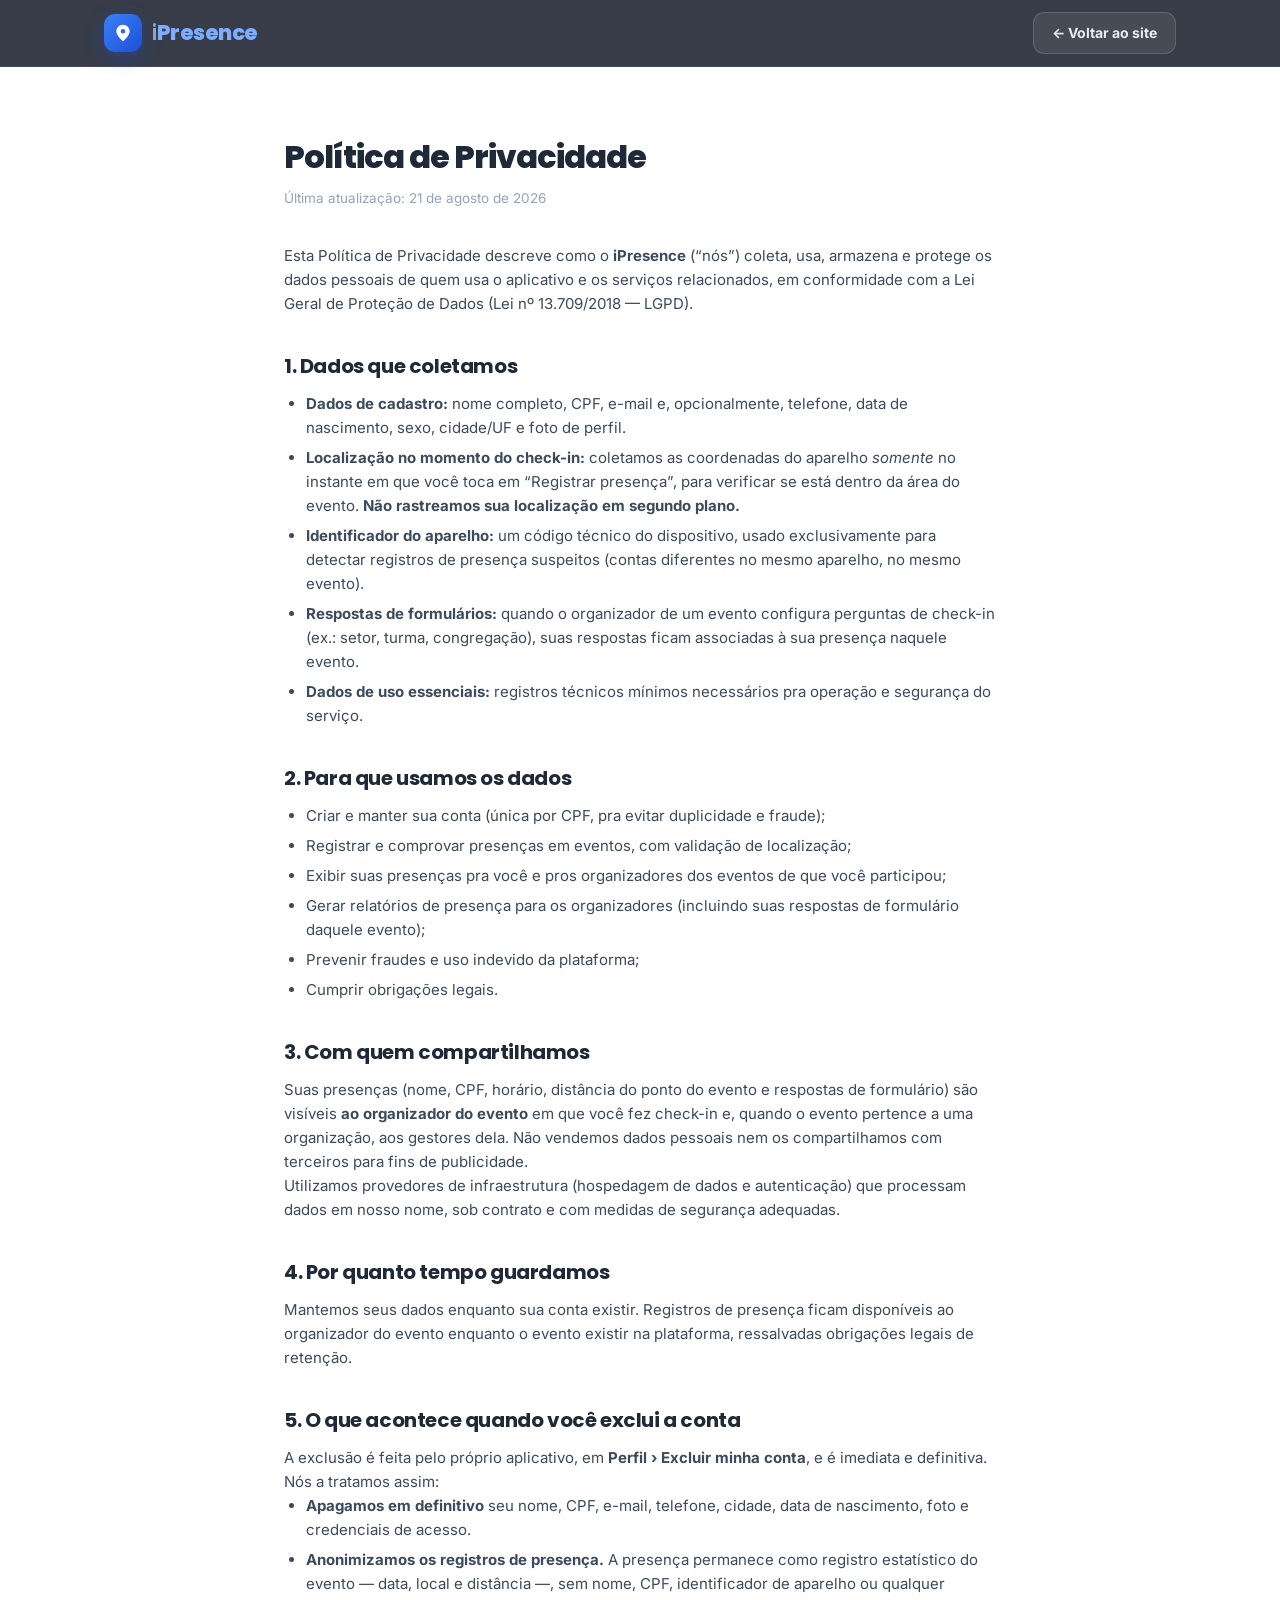
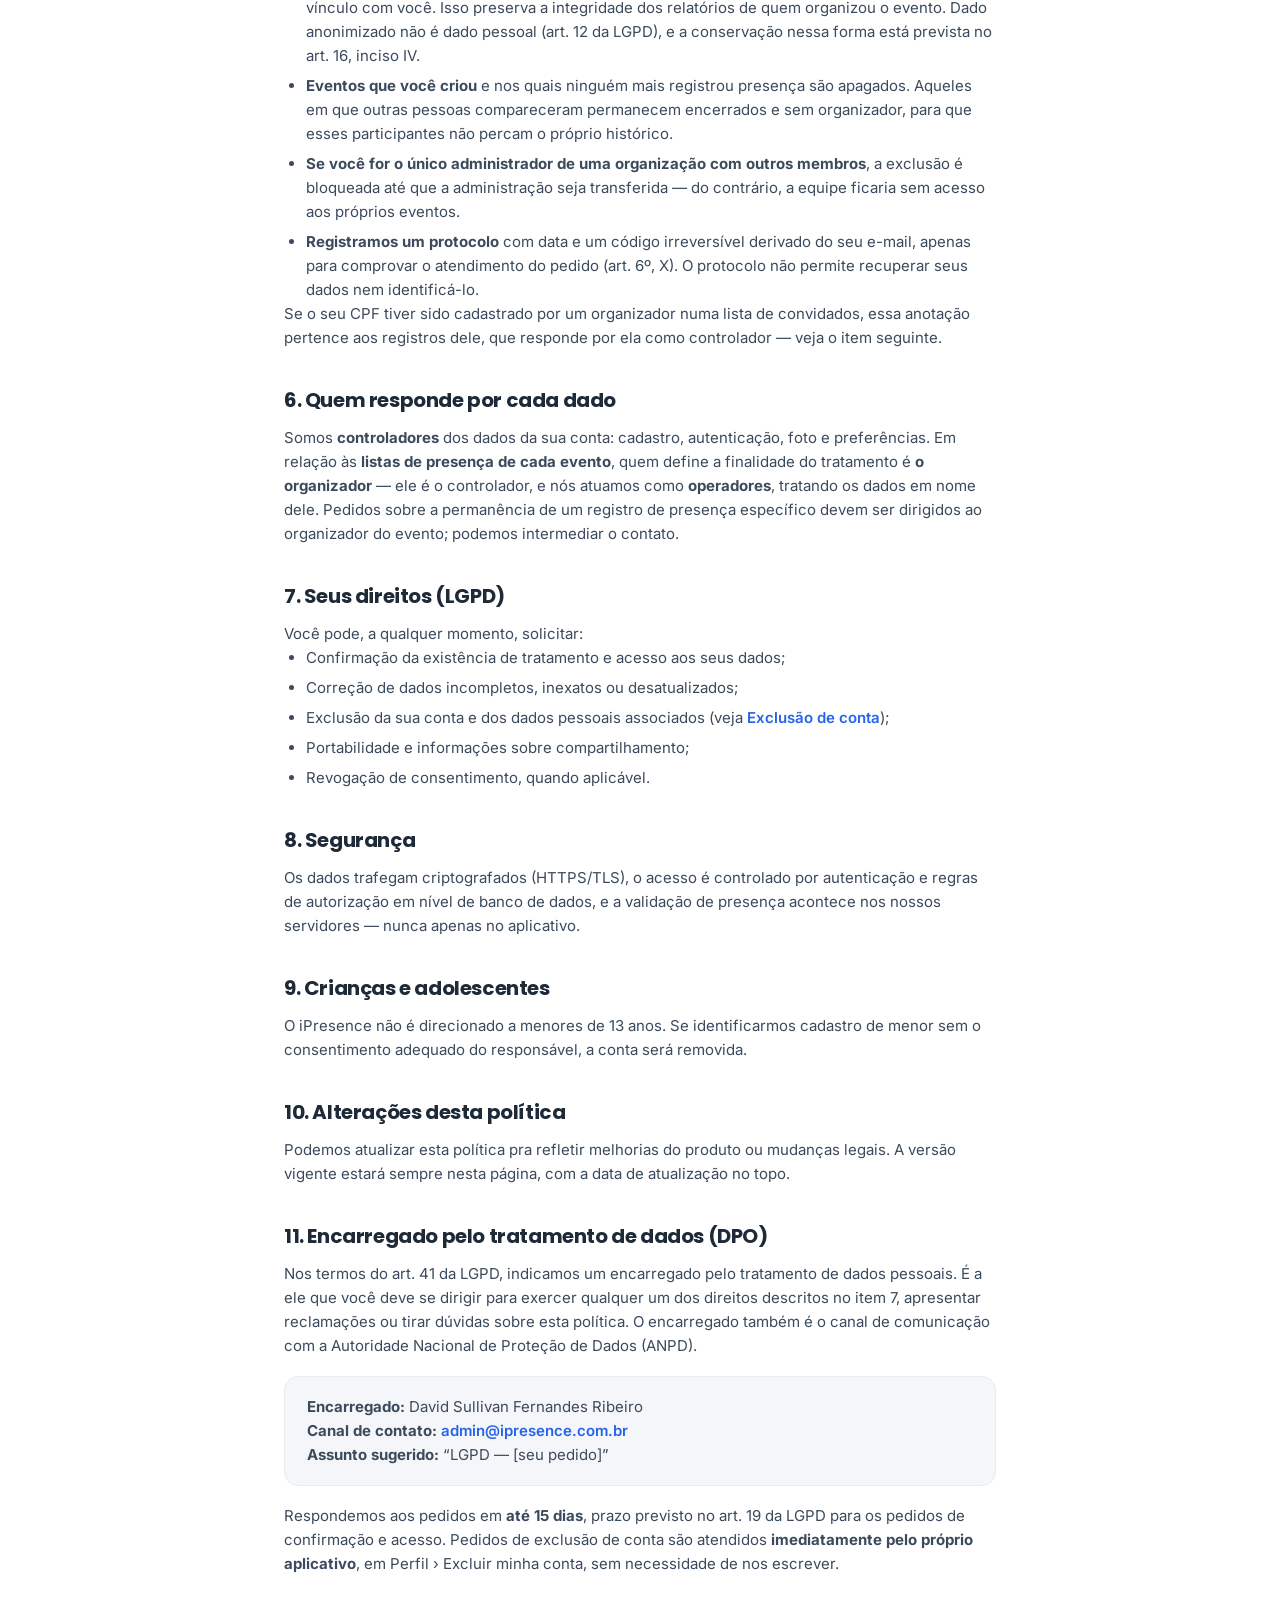
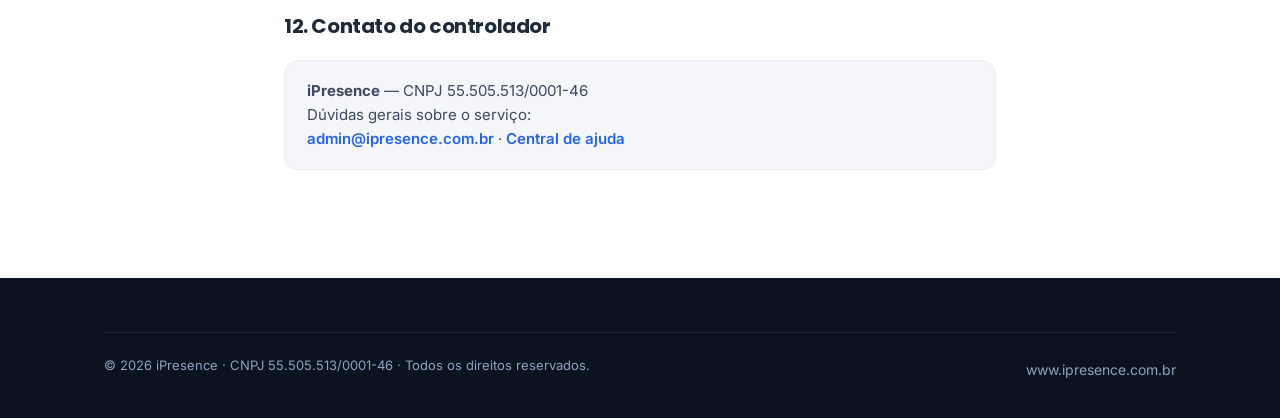
<file: privacidade.html>
<!DOCTYPE html>
<html lang="pt-BR">
<head>
  <meta charset="UTF-8" />
  <meta name="viewport" content="width=device-width, initial-scale=1" />
  <title>Política de Privacidade — iPresence</title>
  <meta name="robots" content="index,follow" />
  <link rel="icon" href="data:image/svg+xml,%3Csvg xmlns='http://www.w3.org/2000/svg' viewBox='0 0 64 64'%3E%3Crect width='64' height='64' rx='18' fill='%232563eb'/%3E%3Cpath d='M32 14c-8 0-14 6-14 14 0 10 14 22 14 22s14-12 14-22c0-8-6-14-14-14zm0 19a5 5 0 110-10 5 5 0 010 10z' fill='%23fff'/%3E%3C/svg%3E" />
  <link rel="preconnect" href="https://fonts.googleapis.com" />
  <link rel="preconnect" href="https://fonts.gstatic.com" crossorigin />
  <link href="https://fonts.googleapis.com/css2?family=Poppins:wght@600;700;800&family=Inter:wght@400;500;600;700&display=swap" rel="stylesheet" />
  <link rel="stylesheet" href="styles.css" />
</head>
<body>

<header class="site on-dark">
  <div class="wrap">
    <a class="brand" href="/">
      <span class="brand-badge" aria-hidden="true">
        <svg viewBox="0 0 24 24"><path d="M12 2C7.6 2 4 5.5 4 9.9 4 15.4 12 22 12 22s8-6.6 8-12.1C20 5.5 16.4 2 12 2zm0 10.7a2.8 2.8 0 110-5.6 2.8 2.8 0 010 5.6z"/></svg>
      </span>
      <span class="brand-name"><span class="i">i</span><span class="p">Presence</span></span>
    </a>
    <a class="btn btn-ghost btn-sm" href="/">← Voltar ao site</a>
  </div>
</header>

<main class="doc">
  <h1>Política de Privacidade</h1>
  <p class="updated">Última atualização: 21 de agosto de 2026</p>

  <p>
    Esta Política de Privacidade descreve como o <strong>iPresence</strong>
    (“nós”) coleta, usa, armazena e protege os dados pessoais de quem usa o
    aplicativo e os serviços relacionados, em conformidade com a Lei Geral de
    Proteção de Dados (Lei nº 13.709/2018 — LGPD).
  </p>

  <h2>1. Dados que coletamos</h2>
  <ul>
    <li><strong>Dados de cadastro:</strong> nome completo, CPF, e-mail e, opcionalmente, telefone, data de nascimento, sexo, cidade/UF e foto de perfil.</li>
    <li><strong>Localização no momento do check-in:</strong> coletamos as coordenadas do aparelho <em>somente</em> no instante em que você toca em “Registrar presença”, para verificar se está dentro da área do evento. <strong>Não rastreamos sua localização em segundo plano.</strong></li>
    <li><strong>Identificador do aparelho:</strong> um código técnico do dispositivo, usado exclusivamente para detectar registros de presença suspeitos (contas diferentes no mesmo aparelho, no mesmo evento).</li>
    <li><strong>Respostas de formulários:</strong> quando o organizador de um evento configura perguntas de check-in (ex.: setor, turma, congregação), suas respostas ficam associadas à sua presença naquele evento.</li>
    <li><strong>Dados de uso essenciais:</strong> registros técnicos mínimos necessários pra operação e segurança do serviço.</li>
  </ul>

  <h2>2. Para que usamos os dados</h2>
  <ul>
    <li>Criar e manter sua conta (única por CPF, pra evitar duplicidade e fraude);</li>
    <li>Registrar e comprovar presenças em eventos, com validação de localização;</li>
    <li>Exibir suas presenças pra você e pros organizadores dos eventos de que você participou;</li>
    <li>Gerar relatórios de presença para os organizadores (incluindo suas respostas de formulário daquele evento);</li>
    <li>Prevenir fraudes e uso indevido da plataforma;</li>
    <li>Cumprir obrigações legais.</li>
  </ul>

  <h2>3. Com quem compartilhamos</h2>
  <p>
    Suas presenças (nome, CPF, horário, distância do ponto do evento e respostas
    de formulário) são visíveis <strong>ao organizador do evento</strong> em que você
    fez check-in e, quando o evento pertence a uma organização, aos gestores dela.
    Não vendemos dados pessoais nem os compartilhamos com terceiros para fins de
    publicidade.
  </p>
  <p>
    Utilizamos provedores de infraestrutura (hospedagem de dados e autenticação)
    que processam dados em nosso nome, sob contrato e com medidas de segurança
    adequadas.
  </p>

  <h2>4. Por quanto tempo guardamos</h2>
  <p>
    Mantemos seus dados enquanto sua conta existir. Registros de presença ficam
    disponíveis ao organizador do evento enquanto o evento existir na plataforma,
    ressalvadas obrigações legais de retenção.
  </p>

  <h2>5. O que acontece quando você exclui a conta</h2>
  <p>
    A exclusão é feita pelo próprio aplicativo, em <strong>Perfil &rsaquo; Excluir minha
    conta</strong>, e é imediata e definitiva. Nós a tratamos assim:
  </p>
  <ul>
    <li>
      <strong>Apagamos em definitivo</strong> seu nome, CPF, e-mail, telefone, cidade,
      data de nascimento, foto e credenciais de acesso.
    </li>
    <li>
      <strong>Anonimizamos os registros de presença.</strong> A presença permanece como
      registro estatístico do evento — data, local e distância —, sem nome, CPF,
      identificador de aparelho ou qualquer vínculo com você. Isso preserva a
      integridade dos relatórios de quem organizou o evento. Dado anonimizado não é
      dado pessoal (art. 12 da LGPD), e a conservação nessa forma está prevista no
      art. 16, inciso IV.
    </li>
    <li>
      <strong>Eventos que você criou</strong> e nos quais ninguém mais registrou presença
      são apagados. Aqueles em que outras pessoas compareceram permanecem encerrados e
      sem organizador, para que esses participantes não percam o próprio histórico.
    </li>
    <li>
      <strong>Se você for o único administrador de uma organização com outros membros</strong>,
      a exclusão é bloqueada até que a administração seja transferida — do contrário, a
      equipe ficaria sem acesso aos próprios eventos.
    </li>
    <li>
      <strong>Registramos um protocolo</strong> com data e um código irreversível derivado
      do seu e-mail, apenas para comprovar o atendimento do pedido (art. 6º, X). O
      protocolo não permite recuperar seus dados nem identificá-lo.
    </li>
  </ul>
  <p>
    Se o seu CPF tiver sido cadastrado por um organizador numa lista de convidados, essa
    anotação pertence aos registros dele, que responde por ela como controlador — veja o
    item seguinte.
  </p>

  <h2>6. Quem responde por cada dado</h2>
  <p>
    Somos <strong>controladores</strong> dos dados da sua conta: cadastro, autenticação,
    foto e preferências. Em relação às <strong>listas de presença de cada evento</strong>,
    quem define a finalidade do tratamento é <strong>o organizador</strong> — ele é o
    controlador, e nós atuamos como <strong>operadores</strong>, tratando os dados em nome
    dele. Pedidos sobre a permanência de um registro de presença específico devem ser
    dirigidos ao organizador do evento; podemos intermediar o contato.
  </p>

  <h2>7. Seus direitos (LGPD)</h2>
  <p>Você pode, a qualquer momento, solicitar:</p>
  <ul>
    <li>Confirmação da existência de tratamento e acesso aos seus dados;</li>
    <li>Correção de dados incompletos, inexatos ou desatualizados;</li>
    <li>Exclusão da sua conta e dos dados pessoais associados (veja <a href="/exclusao-de-conta.html">Exclusão de conta</a>);</li>
    <li>Portabilidade e informações sobre compartilhamento;</li>
    <li>Revogação de consentimento, quando aplicável.</li>
  </ul>

  <h2>8. Segurança</h2>
  <p>
    Os dados trafegam criptografados (HTTPS/TLS), o acesso é controlado por
    autenticação e regras de autorização em nível de banco de dados, e a
    validação de presença acontece nos nossos servidores — nunca apenas no
    aplicativo.
  </p>

  <h2>9. Crianças e adolescentes</h2>
  <p>
    O iPresence não é direcionado a menores de 13 anos. Se identificarmos
    cadastro de menor sem o consentimento adequado do responsável, a conta será
    removida.
  </p>

  <h2>10. Alterações desta política</h2>
  <p>
    Podemos atualizar esta política pra refletir melhorias do produto ou
    mudanças legais. A versão vigente estará sempre nesta página, com a data de
    atualização no topo.
  </p>

  <h2>11. Encarregado pelo tratamento de dados (DPO)</h2>
  <p>
    Nos termos do art. 41 da LGPD, indicamos um encarregado pelo tratamento de dados
    pessoais. É a ele que você deve se dirigir para exercer qualquer um dos direitos
    descritos no item 7, apresentar reclamações ou tirar dúvidas sobre esta política.
    O encarregado também é o canal de comunicação com a Autoridade Nacional de
    Proteção de Dados (ANPD).
  </p>
  <div class="box">
    <p>
      <strong>Encarregado:</strong> David Sullivan Fernandes Ribeiro<br />
      <strong>Canal de contato:</strong>
      <a href="mailto:admin@ipresence.com.br">admin@ipresence.com.br</a><br />
      <strong>Assunto sugerido:</strong> “LGPD — [seu pedido]”
    </p>
  </div>
  <p>
    Respondemos aos pedidos em <strong>até 15 dias</strong>, prazo previsto no art. 19
    da LGPD para os pedidos de confirmação e acesso. Pedidos de exclusão de conta são
    atendidos <strong>imediatamente pelo próprio aplicativo</strong>, em Perfil &rsaquo;
    Excluir minha conta, sem necessidade de nos escrever.
  </p>

  <h2>12. Contato do controlador</h2>
  <div class="box">
    <p>
      <strong>iPresence</strong> — CNPJ 55.505.513/0001-46<br />
      Dúvidas gerais sobre o serviço:<br />
      <a href="mailto:admin@ipresence.com.br">admin@ipresence.com.br</a> ·
      <a href="/suporte.html">Central de ajuda</a>
    </p>
  </div>
</main>

<footer class="site on-dark">
  <div class="wrap">
    <div class="foot-note">
      <span>© 2026 iPresence · CNPJ 55.505.513/0001-46 · Todos os direitos reservados.</span>
      <span><a href="/">www.ipresence.com.br</a></span>
    </div>
  </div>
</footer>

</body>
</html>
</file>
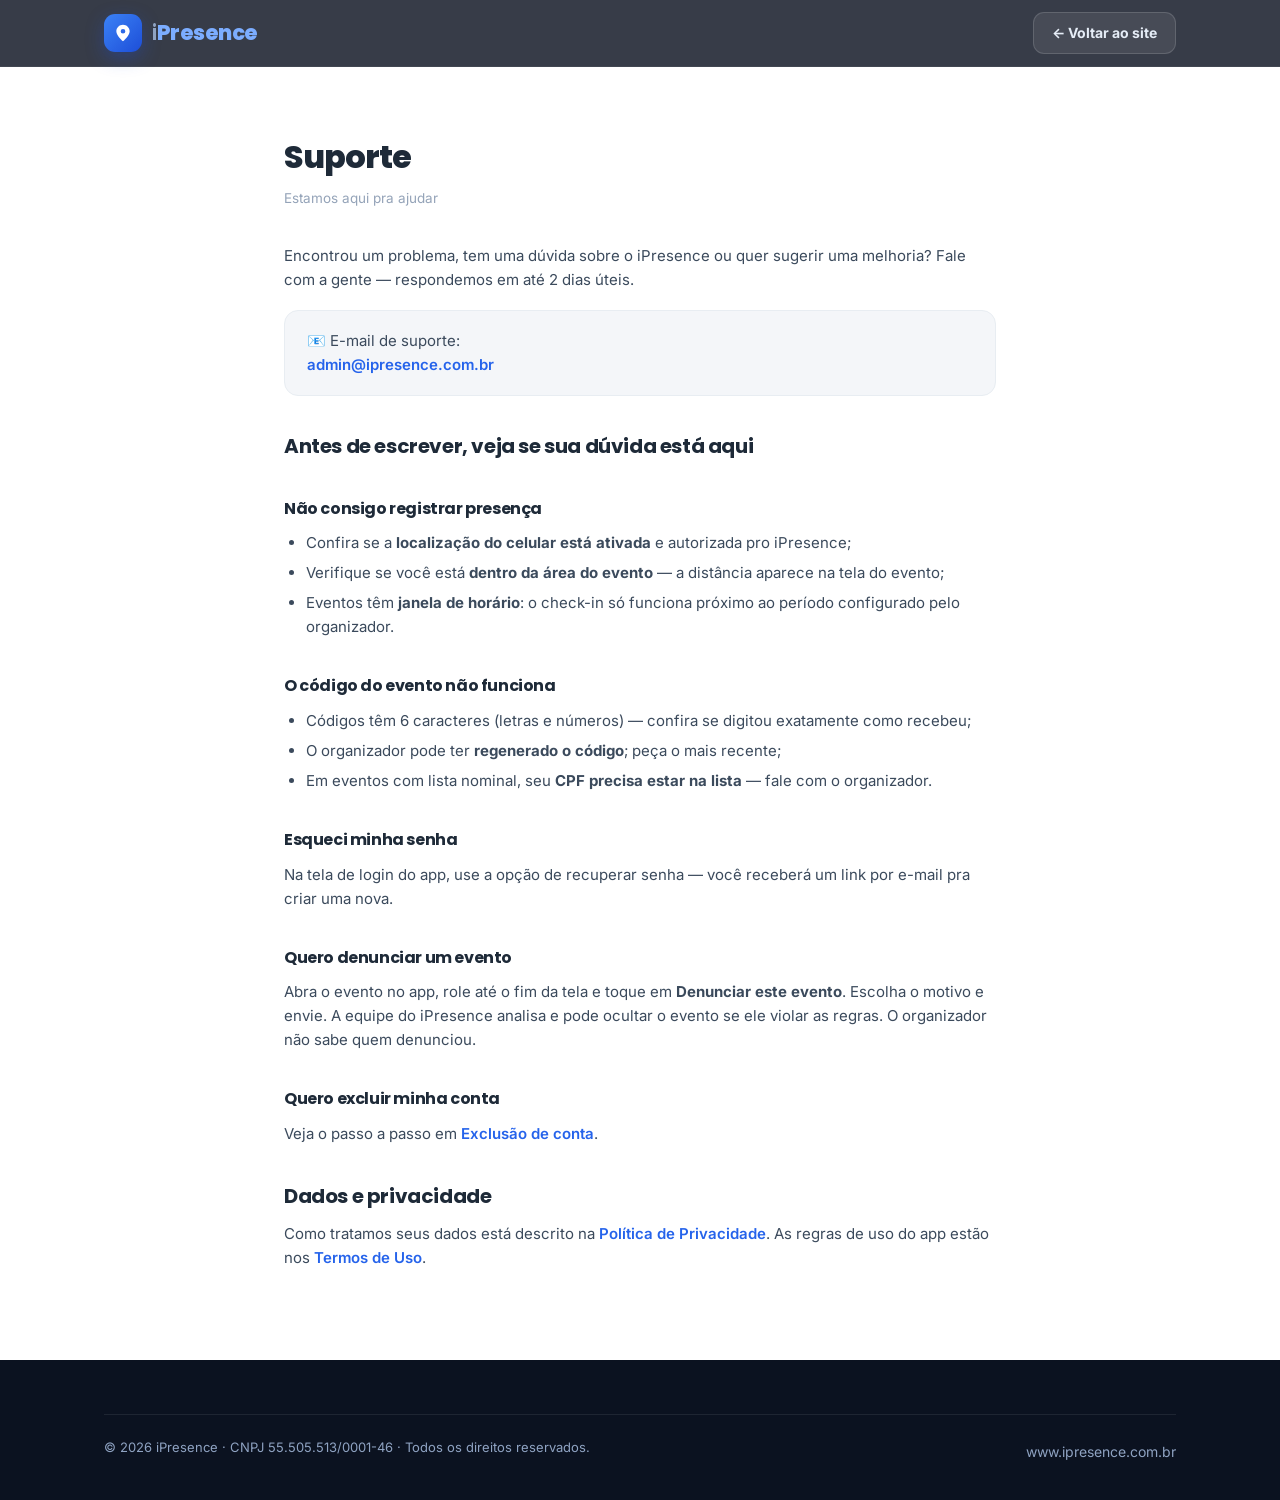
<file: suporte.html>
<!DOCTYPE html>
<html lang="pt-BR">
<head>
  <meta charset="UTF-8" />
  <meta name="viewport" content="width=device-width, initial-scale=1" />
  <title>Suporte — iPresence</title>
  <link rel="icon" href="data:image/svg+xml,%3Csvg xmlns='http://www.w3.org/2000/svg' viewBox='0 0 64 64'%3E%3Crect width='64' height='64' rx='18' fill='%232563eb'/%3E%3Cpath d='M32 14c-8 0-14 6-14 14 0 10 14 22 14 22s14-12 14-22c0-8-6-14-14-14zm0 19a5 5 0 110-10 5 5 0 010 10z' fill='%23fff'/%3E%3C/svg%3E" />
  <link rel="preconnect" href="https://fonts.googleapis.com" />
  <link rel="preconnect" href="https://fonts.gstatic.com" crossorigin />
  <link href="https://fonts.googleapis.com/css2?family=Poppins:wght@600;700;800&family=Inter:wght@400;500;600;700&display=swap" rel="stylesheet" />
  <link rel="stylesheet" href="styles.css" />
</head>
<body>

<header class="site on-dark">
  <div class="wrap">
    <a class="brand" href="/">
      <span class="brand-badge" aria-hidden="true">
        <svg viewBox="0 0 24 24"><path d="M12 2C7.6 2 4 5.5 4 9.9 4 15.4 12 22 12 22s8-6.6 8-12.1C20 5.5 16.4 2 12 2zm0 10.7a2.8 2.8 0 110-5.6 2.8 2.8 0 010 5.6z"/></svg>
      </span>
      <span class="brand-name"><span class="i">i</span><span class="p">Presence</span></span>
    </a>
    <a class="btn btn-ghost btn-sm" href="/">← Voltar ao site</a>
  </div>
</header>

<main class="doc">
  <h1>Suporte</h1>
  <p class="updated">Estamos aqui pra ajudar</p>

  <p>
    Encontrou um problema, tem uma dúvida sobre o iPresence ou quer sugerir uma
    melhoria? Fale com a gente — respondemos em até 2 dias úteis.
  </p>

  <div class="box">
    <p>
      📧 E-mail de suporte:<br />
      <a href="mailto:admin@ipresence.com.br?subject=Suporte%20iPresence">admin@ipresence.com.br</a>
    </p>
  </div>

  <h2>Antes de escrever, veja se sua dúvida está aqui</h2>

  <h2 style="font-size:16px">Não consigo registrar presença</h2>
  <ul>
    <li>Confira se a <strong>localização do celular está ativada</strong> e autorizada pro iPresence;</li>
    <li>Verifique se você está <strong>dentro da área do evento</strong> — a distância aparece na tela do evento;</li>
    <li>Eventos têm <strong>janela de horário</strong>: o check-in só funciona próximo ao período configurado pelo organizador.</li>
  </ul>

  <h2 style="font-size:16px">O código do evento não funciona</h2>
  <ul>
    <li>Códigos têm 6 caracteres (letras e números) — confira se digitou exatamente como recebeu;</li>
    <li>O organizador pode ter <strong>regenerado o código</strong>; peça o mais recente;</li>
    <li>Em eventos com lista nominal, seu <strong>CPF precisa estar na lista</strong> — fale com o organizador.</li>
  </ul>

  <h2 style="font-size:16px">Esqueci minha senha</h2>
  <p>
    Na tela de login do app, use a opção de recuperar senha — você receberá um
    link por e-mail pra criar uma nova.
  </p>

  <h2 style="font-size:16px">Quero denunciar um evento</h2>
  <p>
    Abra o evento no app, role até o fim da tela e toque em <strong>Denunciar este
    evento</strong>. Escolha o motivo e envie. A equipe do iPresence analisa e pode
    ocultar o evento se ele violar as regras. O organizador não sabe quem denunciou.
  </p>

  <h2 style="font-size:16px">Quero excluir minha conta</h2>
  <p>
    Veja o passo a passo em <a href="/exclusao-de-conta.html">Exclusão de conta</a>.
  </p>

  <h2>Dados e privacidade</h2>
  <p>
    Como tratamos seus dados está descrito na
    <a href="/privacidade.html">Política de Privacidade</a>. As regras de uso do app
    estão nos <a href="/termos.html">Termos de Uso</a>.
  </p>
</main>

<footer class="site on-dark">
  <div class="wrap">
    <div class="foot-note">
      <span>© 2026 iPresence · CNPJ 55.505.513/0001-46 · Todos os direitos reservados.</span>
      <span><a href="/">www.ipresence.com.br</a></span>
    </div>
  </div>
</footer>

</body>
</html>
</file>
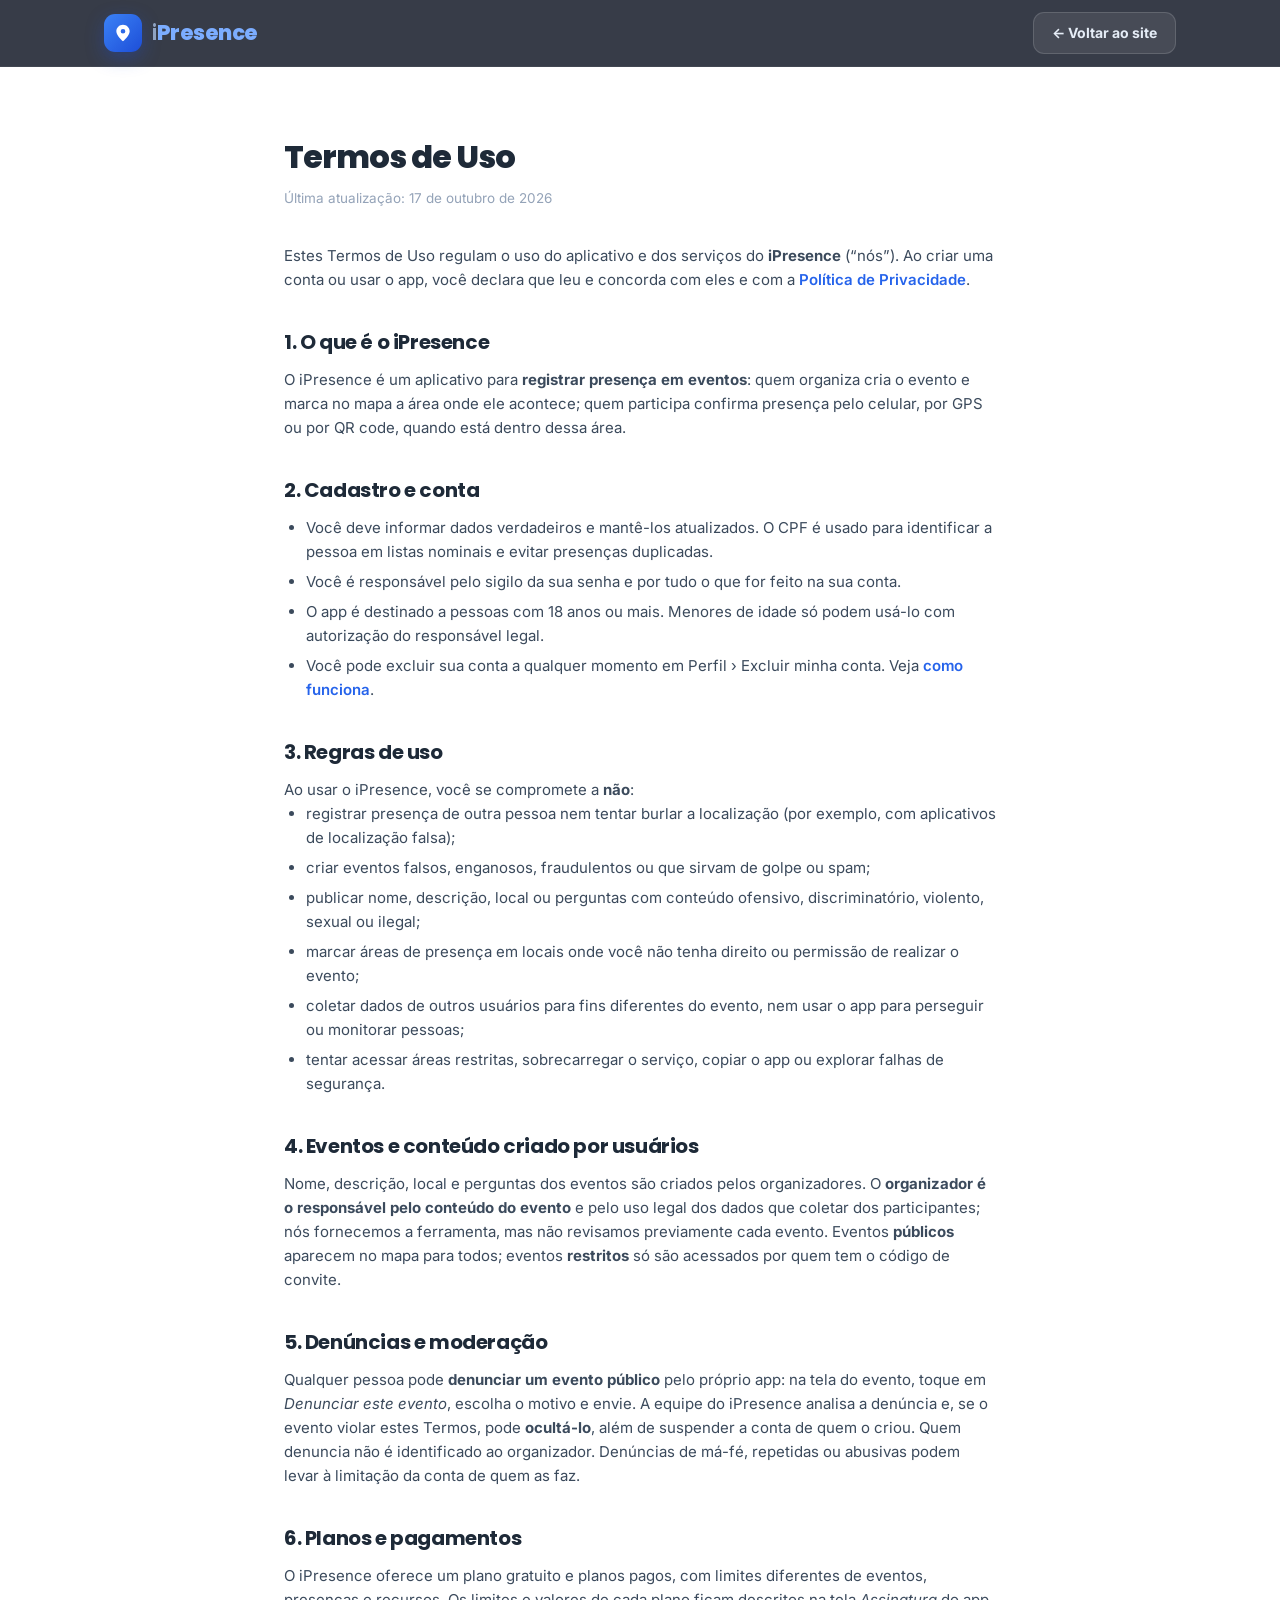
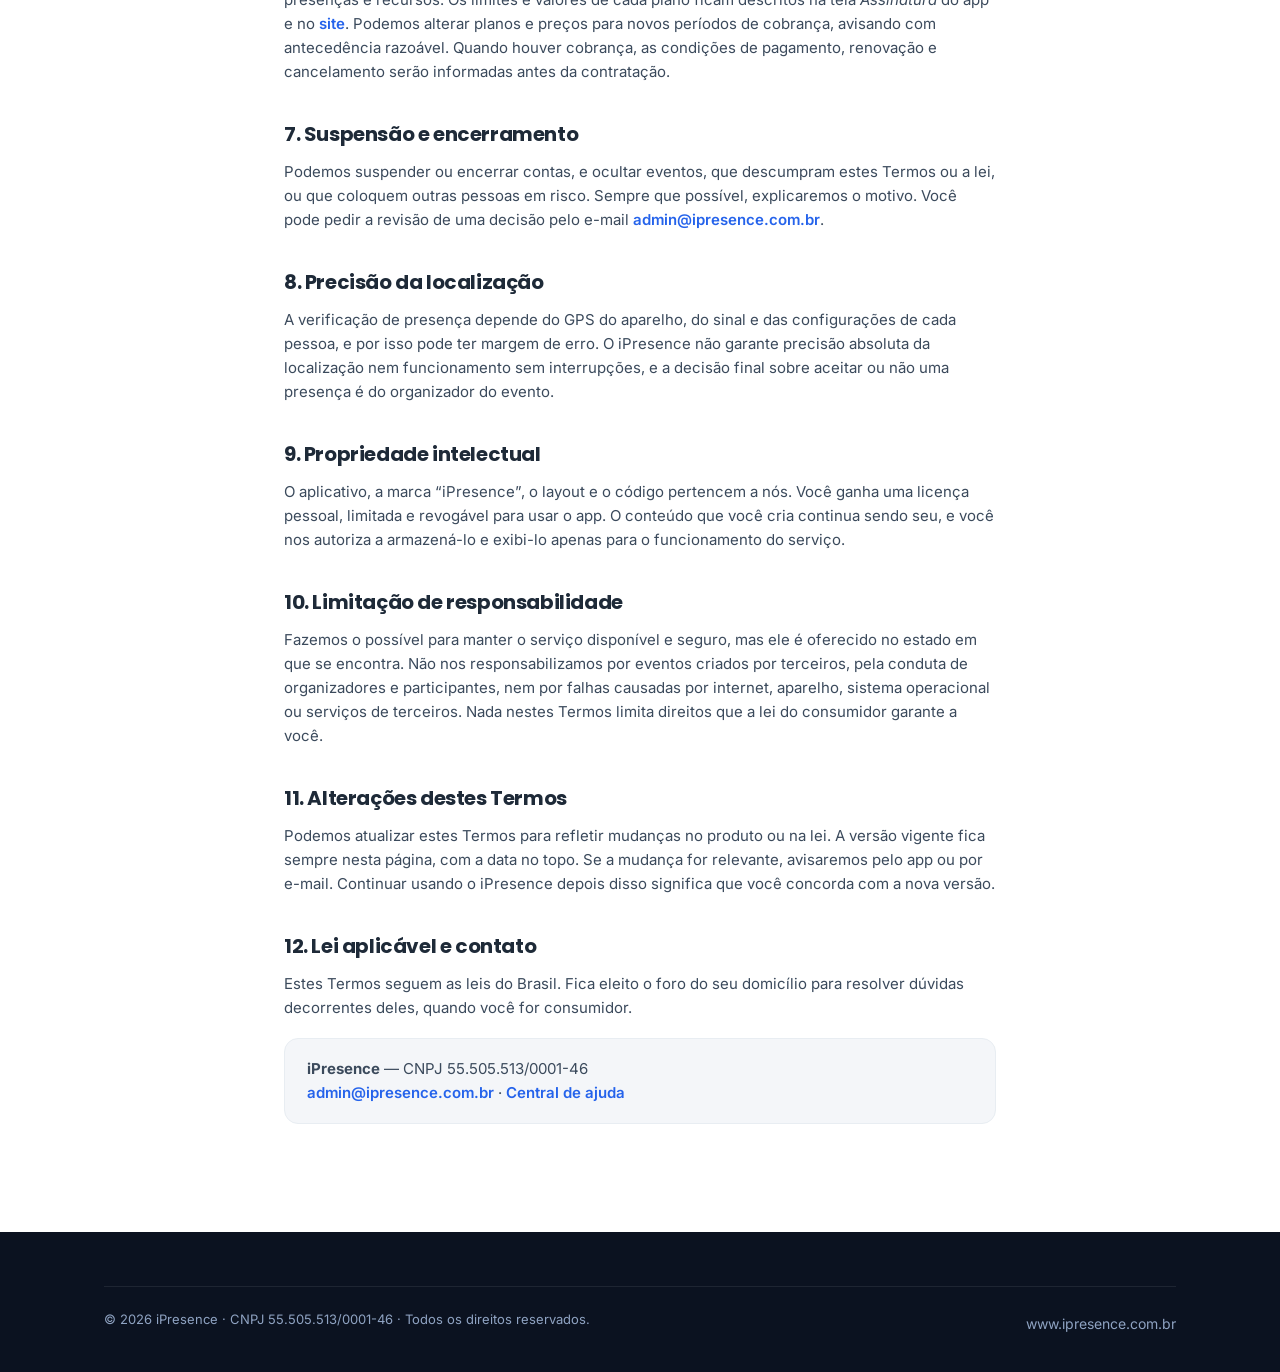
<file: termos.html>
<!DOCTYPE html>
<html lang="pt-BR">
<head>
  <meta charset="UTF-8" />
  <meta name="viewport" content="width=device-width, initial-scale=1" />
  <title>Termos de Uso — iPresence</title>
  <meta name="robots" content="index,follow" />
  <link rel="icon" href="data:image/svg+xml,%3Csvg xmlns='http://www.w3.org/2000/svg' viewBox='0 0 64 64'%3E%3Crect width='64' height='64' rx='18' fill='%232563eb'/%3E%3Cpath d='M32 14c-8 0-14 6-14 14 0 10 14 22 14 22s14-12 14-22c0-8-6-14-14-14zm0 19a5 5 0 110-10 5 5 0 010 10z' fill='%23fff'/%3E%3C/svg%3E" />
  <link rel="preconnect" href="https://fonts.googleapis.com" />
  <link rel="preconnect" href="https://fonts.gstatic.com" crossorigin />
  <link href="https://fonts.googleapis.com/css2?family=Poppins:wght@600;700;800&family=Inter:wght@400;500;600;700&display=swap" rel="stylesheet" />
  <link rel="stylesheet" href="styles.css" />
</head>
<body>

<header class="site on-dark">
  <div class="wrap">
    <a class="brand" href="/">
      <span class="brand-badge" aria-hidden="true">
        <svg viewBox="0 0 24 24"><path d="M12 2C7.6 2 4 5.5 4 9.9 4 15.4 12 22 12 22s8-6.6 8-12.1C20 5.5 16.4 2 12 2zm0 10.7a2.8 2.8 0 110-5.6 2.8 2.8 0 010 5.6z"/></svg>
      </span>
      <span class="brand-name"><span class="i">i</span><span class="p">Presence</span></span>
    </a>
    <a class="btn btn-ghost btn-sm" href="/">← Voltar ao site</a>
  </div>
</header>

<main class="doc">
  <h1>Termos de Uso</h1>
  <p class="updated">Última atualização: 17 de outubro de 2026</p>

  <p>
    Estes Termos de Uso regulam o uso do aplicativo e dos serviços do
    <strong>iPresence</strong> (“nós”). Ao criar uma conta ou usar o app, você
    declara que leu e concorda com eles e com a
    <a href="/privacidade.html">Política de Privacidade</a>.
  </p>

  <h2>1. O que é o iPresence</h2>
  <p>
    O iPresence é um aplicativo para <strong>registrar presença em eventos</strong>:
    quem organiza cria o evento e marca no mapa a área onde ele acontece; quem
    participa confirma presença pelo celular, por GPS ou por QR code, quando está
    dentro dessa área.
  </p>

  <h2>2. Cadastro e conta</h2>
  <ul>
    <li>Você deve informar dados verdadeiros e mantê-los atualizados. O CPF é usado para identificar a pessoa em listas nominais e evitar presenças duplicadas.</li>
    <li>Você é responsável pelo sigilo da sua senha e por tudo o que for feito na sua conta.</li>
    <li>O app é destinado a pessoas com 18 anos ou mais. Menores de idade só podem usá-lo com autorização do responsável legal.</li>
    <li>Você pode excluir sua conta a qualquer momento em Perfil &rsaquo; Excluir minha conta. Veja <a href="/exclusao-de-conta.html">como funciona</a>.</li>
  </ul>

  <h2>3. Regras de uso</h2>
  <p>Ao usar o iPresence, você se compromete a <strong>não</strong>:</p>
  <ul>
    <li>registrar presença de outra pessoa nem tentar burlar a localização (por exemplo, com aplicativos de localização falsa);</li>
    <li>criar eventos falsos, enganosos, fraudulentos ou que sirvam de golpe ou spam;</li>
    <li>publicar nome, descrição, local ou perguntas com conteúdo ofensivo, discriminatório, violento, sexual ou ilegal;</li>
    <li>marcar áreas de presença em locais onde você não tenha direito ou permissão de realizar o evento;</li>
    <li>coletar dados de outros usuários para fins diferentes do evento, nem usar o app para perseguir ou monitorar pessoas;</li>
    <li>tentar acessar áreas restritas, sobrecarregar o serviço, copiar o app ou explorar falhas de segurança.</li>
  </ul>

  <h2>4. Eventos e conteúdo criado por usuários</h2>
  <p>
    Nome, descrição, local e perguntas dos eventos são criados pelos organizadores.
    O <strong>organizador é o responsável pelo conteúdo do evento</strong> e pelo
    uso legal dos dados que coletar dos participantes; nós fornecemos a ferramenta,
    mas não revisamos previamente cada evento. Eventos <strong>públicos</strong>
    aparecem no mapa para todos; eventos <strong>restritos</strong> só são
    acessados por quem tem o código de convite.
  </p>

  <h2>5. Denúncias e moderação</h2>
  <p>
    Qualquer pessoa pode <strong>denunciar um evento público</strong> pelo próprio
    app: na tela do evento, toque em <em>Denunciar este evento</em>, escolha o
    motivo e envie. A equipe do iPresence analisa a denúncia e, se o evento violar
    estes Termos, pode <strong>ocultá-lo</strong>, além de suspender a conta de
    quem o criou. Quem denuncia não é identificado ao organizador. Denúncias de
    má-fé, repetidas ou abusivas podem levar à limitação da conta de quem as faz.
  </p>

  <h2>6. Planos e pagamentos</h2>
  <p>
    O iPresence oferece um plano gratuito e planos pagos, com limites diferentes de
    eventos, presenças e recursos. Os limites e valores de cada plano ficam
    descritos na tela <em>Assinatura</em> do app e no <a href="/">site</a>. Podemos
    alterar planos e preços para novos períodos de cobrança, avisando com
    antecedência razoável. Quando houver cobrança, as condições de pagamento,
    renovação e cancelamento serão informadas antes da contratação.
  </p>

  <h2>7. Suspensão e encerramento</h2>
  <p>
    Podemos suspender ou encerrar contas, e ocultar eventos, que descumpram estes
    Termos ou a lei, ou que coloquem outras pessoas em risco. Sempre que possível,
    explicaremos o motivo. Você pode pedir a revisão de uma decisão pelo e-mail
    <a href="mailto:admin@ipresence.com.br">admin@ipresence.com.br</a>.
  </p>

  <h2>8. Precisão da localização</h2>
  <p>
    A verificação de presença depende do GPS do aparelho, do sinal e das
    configurações de cada pessoa, e por isso pode ter margem de erro. O iPresence
    não garante precisão absoluta da localização nem funcionamento sem
    interrupções, e a decisão final sobre aceitar ou não uma presença é do
    organizador do evento.
  </p>

  <h2>9. Propriedade intelectual</h2>
  <p>
    O aplicativo, a marca “iPresence”, o layout e o código pertencem a nós. Você
    ganha uma licença pessoal, limitada e revogável para usar o app. O conteúdo que
    você cria continua sendo seu, e você nos autoriza a armazená-lo e exibi-lo
    apenas para o funcionamento do serviço.
  </p>

  <h2>10. Limitação de responsabilidade</h2>
  <p>
    Fazemos o possível para manter o serviço disponível e seguro, mas ele é
    oferecido no estado em que se encontra. Não nos responsabilizamos por eventos
    criados por terceiros, pela conduta de organizadores e participantes, nem por
    falhas causadas por internet, aparelho, sistema operacional ou serviços de
    terceiros. Nada nestes Termos limita direitos que a lei do consumidor garante a
    você.
  </p>

  <h2>11. Alterações destes Termos</h2>
  <p>
    Podemos atualizar estes Termos para refletir mudanças no produto ou na lei. A
    versão vigente fica sempre nesta página, com a data no topo. Se a mudança for
    relevante, avisaremos pelo app ou por e-mail. Continuar usando o iPresence
    depois disso significa que você concorda com a nova versão.
  </p>

  <h2>12. Lei aplicável e contato</h2>
  <p>
    Estes Termos seguem as leis do Brasil. Fica eleito o foro do seu domicílio para
    resolver dúvidas decorrentes deles, quando você for consumidor.
  </p>
  <div class="box">
    <p>
      <strong>iPresence</strong> — CNPJ 55.505.513/0001-46<br />
      <a href="mailto:admin@ipresence.com.br">admin@ipresence.com.br</a> ·
      <a href="/suporte.html">Central de ajuda</a>
    </p>
  </div>
</main>

<footer class="site on-dark">
  <div class="wrap">
    <div class="foot-note">
      <span>© 2026 iPresence · CNPJ 55.505.513/0001-46 · Todos os direitos reservados.</span>
      <span><a href="/">www.ipresence.com.br</a></span>
    </div>
  </div>
</footer>

</body>
</html>
</file>
<file: styles.css>
/* ── iPresence — identidade do site ─────────────────────────────── */
:root {
  --navy: #0b1220;
  --navy-2: #101a30;
  --blue: #2563eb;
  --blue-2: #3b82f6;
  --blue-3: #1d4ed8;
  --ink: #1e2a38;
  --slate: #64748b;
  --slate-3: #94a3b8;
  --mist: #f4f6f9;
  --line: #e8edf2;
  --white: #ffffff;
  --radius: 18px;
  --brand: "Poppins", sans-serif;
  --body: "Inter", system-ui, sans-serif;
}

* { margin: 0; padding: 0; box-sizing: border-box; }
html { scroll-behavior: smooth; }
body {
  font-family: var(--body);
  color: var(--ink);
  background: var(--white);
  line-height: 1.6;
  -webkit-font-smoothing: antialiased;
}
img, svg { display: block; max-width: 100%; }
a { color: inherit; text-decoration: none; }
ul { list-style: none; }

.wrap { max-width: 1120px; margin: 0 auto; padding: 0 24px; }

/* ── marca ── */
.brand { display: inline-flex; align-items: center; gap: 10px; }
.brand-badge {
  width: 38px; height: 38px; border-radius: 11px; flex: none;
  display: grid; place-items: center;
  background: linear-gradient(135deg, var(--blue-2), var(--blue-3));
  box-shadow: 0 6px 18px rgba(29, 78, 216, 0.35);
}
.brand-badge svg { width: 20px; height: 20px; fill: #fff; }
.brand-name { font-family: var(--brand); letter-spacing: -0.5px; font-size: 21px; }
.brand-name .i { font-weight: 600; color: var(--slate-3); }
.brand-name .p { font-weight: 800; color: var(--blue); }
.on-dark .brand-name .i { color: #8fa3c2; }
.on-dark .brand-name .p { color: #7cadff; }

/* ── header ── */
header.site {
  position: sticky; top: 0; z-index: 50;
  background: rgba(11, 18, 32, 0.82);
  backdrop-filter: blur(12px);
  border-bottom: 1px solid rgba(255, 255, 255, 0.06);
}
header.site .wrap { display: flex; align-items: center; justify-content: space-between; height: 66px; }
header.site nav { display: flex; gap: 26px; }
header.site nav a { color: #b9c6da; font-size: 14.5px; font-weight: 500; transition: color .2s; }
header.site nav a:hover { color: #fff; }
.btn {
  display: inline-flex; align-items: center; justify-content: center; gap: 8px;
  border-radius: 14px; padding: 13px 26px; font-weight: 700; font-size: 15px;
  transition: transform .15s, box-shadow .2s, background .2s; cursor: pointer; border: 0;
}
.btn-primary {
  background: linear-gradient(135deg, var(--blue-2), var(--blue-3)); color: #fff;
  box-shadow: 0 10px 26px rgba(37, 99, 235, 0.38);
}
.btn-primary:hover { transform: translateY(-2px); box-shadow: 0 14px 32px rgba(37, 99, 235, 0.45); }
.btn-ghost { background: rgba(255,255,255,0.08); color: #e6edf7; border: 1px solid rgba(255,255,255,0.14); }
.btn-ghost:hover { background: rgba(255,255,255,0.14); }
.btn-sm { padding: 9px 18px; font-size: 14px; border-radius: 11px; }

/* ── hero ── */
.hero {
  position: relative; overflow: hidden; color: #fff;
  background:
    radial-gradient(1100px 500px at 18% -10%, rgba(59, 130, 246, 0.28), transparent 60%),
    radial-gradient(900px 480px at 95% 8%, rgba(29, 78, 216, 0.30), transparent 55%),
    linear-gradient(180deg, var(--navy) 0%, var(--navy-2) 100%);
}
.hero::before {
  content: ""; position: absolute; inset: 0; pointer-events: none;
  background-image:
    linear-gradient(rgba(255,255,255,0.035) 1px, transparent 1px),
    linear-gradient(90deg, rgba(255,255,255,0.035) 1px, transparent 1px);
  background-size: 44px 44px;
  mask-image: radial-gradient(800px 500px at 50% 0%, #000 30%, transparent 75%);
}
.hero .wrap {
  position: relative; display: grid; grid-template-columns: 1.1fr 0.9fr;
  gap: 48px; align-items: center; padding-top: 84px; padding-bottom: 96px;
}
.eyebrow {
  display: inline-flex; align-items: center; gap: 8px;
  background: rgba(59, 130, 246, 0.14); border: 1px solid rgba(124, 173, 255, 0.35);
  color: #a8c7ff; font-size: 13px; font-weight: 600; letter-spacing: 0.4px;
  padding: 7px 14px; border-radius: 999px; margin-bottom: 22px;
}
.eyebrow .dot { width: 7px; height: 7px; border-radius: 50%; background: #4ade80; box-shadow: 0 0 10px #4ade80; }
.hero h1 {
  font-family: var(--brand); font-weight: 800; letter-spacing: -1.5px;
  font-size: clamp(34px, 5vw, 54px); line-height: 1.12; margin-bottom: 18px;
}
.hero h1 em { font-style: normal; color: #7cadff; }
.hero .lead { color: #b9c6da; font-size: 18px; max-width: 34rem; margin-bottom: 30px; }
.hero .cta-row { display: flex; flex-wrap: wrap; gap: 12px; align-items: center; margin-bottom: 30px; }
.store-note { color: #7d8ba1; font-size: 13px; }
.hero-stats { display: flex; gap: 34px; }
.hero-stats b { display: block; font-family: var(--brand); font-size: 22px; letter-spacing: -0.5px; }
.hero-stats span { color: #8fa3c2; font-size: 13px; }

/* mockup de celular em CSS puro */
.phone {
  width: 290px; margin: 0 auto; border-radius: 42px; padding: 12px;
  background: linear-gradient(160deg, #1b2740, #0e1526);
  border: 1px solid rgba(255,255,255,0.09);
  box-shadow: 0 40px 80px rgba(0, 0, 0, 0.5), 0 0 0 1px rgba(59,130,246,.15), 0 0 90px rgba(37, 99, 235, 0.22);
  transform: rotate(2.5deg);
}
.phone-screen { border-radius: 32px; overflow: hidden; background: #f7f9fc; }
.ps-head { background: linear-gradient(135deg, var(--blue-2), var(--blue-3)); color: #fff; padding: 20px 18px 16px; }
.ps-head .t { font-family: var(--brand); font-weight: 700; font-size: 15px; }
.ps-head .s { font-size: 11.5px; opacity: 0.85; }
.ps-body { padding: 14px; display: grid; gap: 10px; }
.ps-card { background: #fff; border: 1px solid var(--line); border-radius: 14px; padding: 12px; }
.ps-row { display: flex; align-items: center; gap: 9px; }
.ps-pin { width: 30px; height: 30px; border-radius: 9px; background: #eff6ff; display: grid; place-items: center; }
.ps-pin svg { width: 15px; height: 15px; fill: var(--blue); }
.ps-name { font-size: 12.5px; font-weight: 700; color: var(--ink); }
.ps-meta { font-size: 10.5px; color: var(--slate-3); }
.ps-ok {
  margin-top: 9px; background: #dcfce7; color: #166534; border-radius: 9px;
  font-size: 11px; font-weight: 700; padding: 7px 10px; display: flex; gap: 6px; align-items: center;
}
.ps-ok svg { width: 12px; height: 12px; fill: #16a34a; }
.ps-btn {
  background: linear-gradient(135deg, var(--blue-2), var(--blue-3)); color: #fff; text-align: center;
  border-radius: 12px; padding: 12px; font-weight: 700; font-size: 13px;
  box-shadow: 0 8px 18px rgba(37, 99, 235, 0.35);
}
.ps-map {
  height: 92px; border-radius: 12px; position: relative; overflow: hidden;
  background:
    radial-gradient(circle at 55% 45%, rgba(37, 99, 235, 0.22) 0 34%, transparent 35%),
    linear-gradient(rgba(37,99,235,0.06) 1px, transparent 1px),
    linear-gradient(90deg, rgba(37,99,235,0.06) 1px, transparent 1px),
    #eaf1fb;
  background-size: auto, 18px 18px, 18px 18px, auto;
}
.ps-map::after {
  content: ""; position: absolute; left: 55%; top: 45%; width: 12px; height: 12px;
  transform: translate(-50%, -50%); border-radius: 50%;
  background: var(--blue); box-shadow: 0 0 0 5px rgba(37, 99, 235, 0.25);
}

/* ── seções claras ── */
section.light { padding: 88px 0; }
section.alt { background: var(--mist); }
.kicker {
  font-size: 13px; font-weight: 700; letter-spacing: 2.5px; text-transform: uppercase;
  color: var(--blue); margin-bottom: 12px;
}
h2.title {
  font-family: var(--brand); font-weight: 800; letter-spacing: -1px;
  font-size: clamp(26px, 3.6vw, 38px); line-height: 1.18; margin-bottom: 14px;
}
.sub { color: var(--slate); font-size: 17px; max-width: 44rem; }
.center { text-align: center; }
.center .sub { margin: 0 auto; }

/* dores */
.pains { display: grid; grid-template-columns: repeat(3, 1fr); gap: 18px; margin-top: 44px; }
.pain {
  background: #fff; border: 1px solid var(--line); border-radius: var(--radius);
  padding: 26px; box-shadow: 0 2px 10px rgba(15, 23, 42, 0.04);
}
.pain .q { font-weight: 700; font-size: 16.5px; margin-bottom: 8px; }
.pain p { color: var(--slate); font-size: 14.5px; }

/* passos */
.steps { display: grid; grid-template-columns: repeat(3, 1fr); gap: 18px; margin-top: 46px; }
.step {
  position: relative; background: #fff; border: 1px solid var(--line);
  border-radius: var(--radius); padding: 30px 26px 26px;
}
.step .n {
  position: absolute; top: -16px; left: 24px; width: 34px; height: 34px; border-radius: 11px;
  display: grid; place-items: center; color: #fff; font-family: var(--brand); font-weight: 800;
  background: linear-gradient(135deg, var(--blue-2), var(--blue-3));
  box-shadow: 0 8px 18px rgba(37, 99, 235, 0.35);
}
.step h3 { font-family: var(--brand); font-weight: 700; letter-spacing: -0.3px; font-size: 17.5px; margin-bottom: 8px; }
.step p { color: var(--slate); font-size: 14.5px; }

/* funcionalidades */
.features { display: grid; grid-template-columns: repeat(3, 1fr); gap: 16px; margin-top: 46px; }
.feature {
  background: #fff; border: 1px solid var(--line); border-radius: var(--radius);
  padding: 24px; transition: transform .18s, box-shadow .2s, border-color .2s;
}
.feature:hover { transform: translateY(-4px); box-shadow: 0 16px 34px rgba(15, 23, 42, 0.08); border-color: #cfdcff; }
.feature .ic {
  width: 44px; height: 44px; border-radius: 13px; display: grid; place-items: center;
  background: #eff6ff; margin-bottom: 14px;
}
.feature .ic svg { width: 21px; height: 21px; fill: var(--blue); }
.feature h3 { font-size: 15.5px; font-weight: 700; margin-bottom: 6px; letter-spacing: -0.2px; }
.feature p { color: var(--slate); font-size: 13.8px; }

/* faixa antifraude */
.band {
  color: #fff; border-radius: 24px; padding: 46px 44px; position: relative; overflow: hidden;
  background:
    radial-gradient(700px 300px at 90% 0%, rgba(59, 130, 246, 0.35), transparent 60%),
    linear-gradient(135deg, #0d1730, #14224a);
  display: grid; grid-template-columns: 1.2fr 0.8fr; gap: 36px; align-items: center;
}
.band h3 { font-family: var(--brand); font-weight: 800; letter-spacing: -0.8px; font-size: 26px; margin-bottom: 10px; }
.band p { color: #b9c6da; font-size: 15.5px; }
.band ul { display: grid; gap: 12px; }
.band li { display: flex; gap: 10px; align-items: flex-start; font-size: 14.5px; color: #dbe5f3; }
.band li svg { width: 18px; height: 18px; fill: #4ade80; flex: none; margin-top: 2px; }

/* segmentos */
.segments { display: grid; grid-template-columns: repeat(3, 1fr); gap: 16px; margin-top: 46px; }
.segment {
  border-radius: var(--radius); padding: 26px; background: #fff; border: 1px solid var(--line);
  transition: transform .18s, box-shadow .2s;
}
.segment:hover { transform: translateY(-4px); box-shadow: 0 16px 34px rgba(15, 23, 42, 0.08); }
.segment .emoji { font-size: 28px; margin-bottom: 12px; }
.segment h3 { font-size: 16px; font-weight: 700; margin-bottom: 6px; letter-spacing: -0.2px; }
.segment p { color: var(--slate); font-size: 13.8px; }

/* planos */
.plans { display: grid; grid-template-columns: repeat(3, minmax(0, 380px)); justify-content: center; gap: 20px; margin-top: 46px; text-align: left; }
.plan { background: #fff; border: 1px solid var(--line); border-radius: 22px; padding: 34px 30px; position: relative; }
.plan.pro { border: 2px solid var(--blue); box-shadow: 0 20px 50px rgba(37, 99, 235, 0.15); }
.plan .tag {
  position: absolute; top: -13px; right: 22px; background: linear-gradient(135deg, var(--blue-2), var(--blue-3));
  color: #fff; font-size: 11.5px; font-weight: 800; letter-spacing: 1px; padding: 5px 13px; border-radius: 999px;
}
.plan h3 { font-family: var(--brand); font-weight: 800; font-size: 19px; letter-spacing: -0.4px; }
.plan .price { font-family: var(--brand); font-weight: 800; font-size: 38px; letter-spacing: -1.5px; margin: 8px 0 2px; }
.plan .price small { font-size: 14px; color: var(--slate-3); font-weight: 600; letter-spacing: 0; }
.plan .per { color: var(--slate-3); font-size: 13px; margin-bottom: 20px; }
.plan ul { display: grid; gap: 11px; margin-bottom: 26px; }
.plan li { display: flex; gap: 10px; align-items: flex-start; font-size: 14.5px; color: #3b4a5c; }
.plan li svg { width: 18px; height: 18px; fill: var(--blue); flex: none; margin-top: 2px; }
.plan.biz { border: 2px solid #0f2f66; box-shadow: 0 20px 50px rgba(15, 47, 102, 0.16); }
.plan.biz .tag { background: linear-gradient(135deg, #0f2f66, #1e4e9c); }
.tiers { display: grid; gap: 8px; border-top: 1px solid var(--line); padding-top: 16px; }
.tier {
  display: flex; align-items: center; gap: 10px; background: #f6f9fd;
  border: 1px solid var(--line); border-radius: 12px; padding: 10px 14px; font-size: 13.5px;
}
.tier span { font-weight: 800; font-family: var(--brand); min-width: 44px; color: #0f2f66; }
.tier em { font-style: normal; color: var(--slate-3); flex: 1; }
.tier strong { font-weight: 800; color: var(--ink); white-space: nowrap; }
.plans-note { color: var(--slate-3); font-size: 13.5px; max-width: 46rem; margin: 22px auto 0; }

/* FAQ */
.faq { max-width: 46rem; margin: 40px auto 0; display: grid; gap: 10px; }
.faq details { background: #fff; border: 1px solid var(--line); border-radius: 14px; padding: 18px 22px; }
.faq summary { cursor: pointer; font-weight: 700; font-size: 15.5px; list-style: none; display: flex; justify-content: space-between; align-items: center; }
.faq summary::after { content: "+"; font-family: var(--brand); font-size: 20px; color: var(--blue); transition: transform .2s; }
.faq details[open] summary::after { transform: rotate(45deg); }
.faq details p { color: var(--slate); font-size: 14.5px; margin-top: 10px; }

/* CTA final */
.cta-final {
  color: #fff; text-align: center; border-radius: 26px; padding: 64px 30px; overflow: hidden; position: relative;
  background:
    radial-gradient(600px 280px at 50% -20%, rgba(124, 173, 255, 0.4), transparent 60%),
    linear-gradient(135deg, var(--blue-3), var(--blue));
}
.cta-final h2 { font-family: var(--brand); font-weight: 800; letter-spacing: -1px; font-size: clamp(26px, 3.4vw, 36px); margin-bottom: 12px; }
.cta-final p { color: #dbe8ff; font-size: 16.5px; margin-bottom: 28px; }
.cta-final .btn-primary { background: #fff; color: var(--blue-3); box-shadow: 0 12px 30px rgba(0, 0, 0, 0.22); }

/* footer */
footer.site { background: var(--navy); color: #8fa3c2; padding: 54px 0 34px; }
footer.site .cols { display: grid; grid-template-columns: 1.4fr 1fr 1fr; gap: 30px; margin-bottom: 34px; }
footer.site h4 { color: #e6edf7; font-size: 13.5px; font-weight: 700; letter-spacing: 1px; text-transform: uppercase; margin-bottom: 14px; }
footer.site a { font-size: 14px; line-height: 2.1; transition: color .2s; }
footer.site a:hover { color: #fff; }
footer.site .foot-note { border-top: 1px solid rgba(255,255,255,0.08); padding-top: 22px; font-size: 13px; display: flex; justify-content: space-between; flex-wrap: wrap; gap: 10px; }

/* páginas internas (privacidade, suporte, exclusão) */
.doc { max-width: 760px; margin: 0 auto; padding: 64px 24px 90px; }
.doc h1 { font-family: var(--brand); font-weight: 800; letter-spacing: -1px; font-size: 32px; margin-bottom: 6px; }
.doc .updated { color: var(--slate-3); font-size: 13.5px; margin-bottom: 34px; }
.doc h2 { font-family: var(--brand); font-weight: 700; letter-spacing: -0.4px; font-size: 20px; margin: 34px 0 10px; }
.doc p, .doc li { color: #3b4a5c; font-size: 15px; }
.doc ul { list-style: disc; padding-left: 22px; display: grid; gap: 6px; }
.doc a { color: var(--blue); font-weight: 600; }
.doc .box { background: var(--mist); border: 1px solid var(--line); border-radius: 14px; padding: 18px 22px; margin: 18px 0; }

/* animação de entrada */
.reveal { opacity: 0; transform: translateY(18px); transition: opacity .6s ease, transform .6s ease; }
.reveal.in { opacity: 1; transform: none; }

/* responsivo */
@media (max-width: 960px) {
  .hero .wrap { grid-template-columns: 1fr; padding-top: 60px; padding-bottom: 64px; }
  .phone { transform: none; margin-top: 10px; }
  .pains, .steps, .features, .segments { grid-template-columns: 1fr 1fr; }
  .plans { grid-template-columns: repeat(2, minmax(0, 380px)); }
  .band { grid-template-columns: 1fr; padding: 36px 28px; }
  footer.site .cols { grid-template-columns: 1fr 1fr; }
}
@media (max-width: 640px) {
  header.site nav { display: none; }
  .pains, .steps, .features, .segments, .plans { grid-template-columns: 1fr; }
  section.light { padding: 64px 0; }
  .hero-stats { gap: 22px; }
}

/* Quadro de comparação dos planos */
.compare { max-width: 62rem; margin: 54px auto 0; text-align: left; }
.compare h3 { font-family: var(--brand); font-weight: 800; font-size: 22px; letter-spacing: -.5px; text-align: center; margin-bottom: 18px; }
.compare-scroll { overflow-x: auto; background: #fff; border: 1px solid var(--line); border-radius: var(--radius); }
.compare table { width: 100%; min-width: 760px; border-collapse: collapse; font-size: 14px; }
.compare thead th { background: #eff6ff; color: var(--navy); font-weight: 800; padding: 14px 10px; text-align: center; position: sticky; top: 0; }
.compare thead th:first-child { text-align: left; }
.compare tbody th { text-align: left; font-weight: 500; padding: 12px 14px; color: var(--ink); width: 30%; }
.compare tbody td { text-align: center; padding: 12px 8px; color: var(--ink); border-left: 1px solid var(--line); }
.compare tbody tr + tr th, .compare tbody tr + tr td { border-top: 1px solid var(--line); }
.compare tr.grp th { background: var(--mist); color: var(--slate); font-size: 12px; font-weight: 800; letter-spacing: .5px; text-transform: uppercase; padding: 8px 14px; width: auto; }
.compare td.yes { color: #16a34a; font-weight: 800; font-size: 17px; }
.compare td.no { color: #cbd5e1; }
</file>
